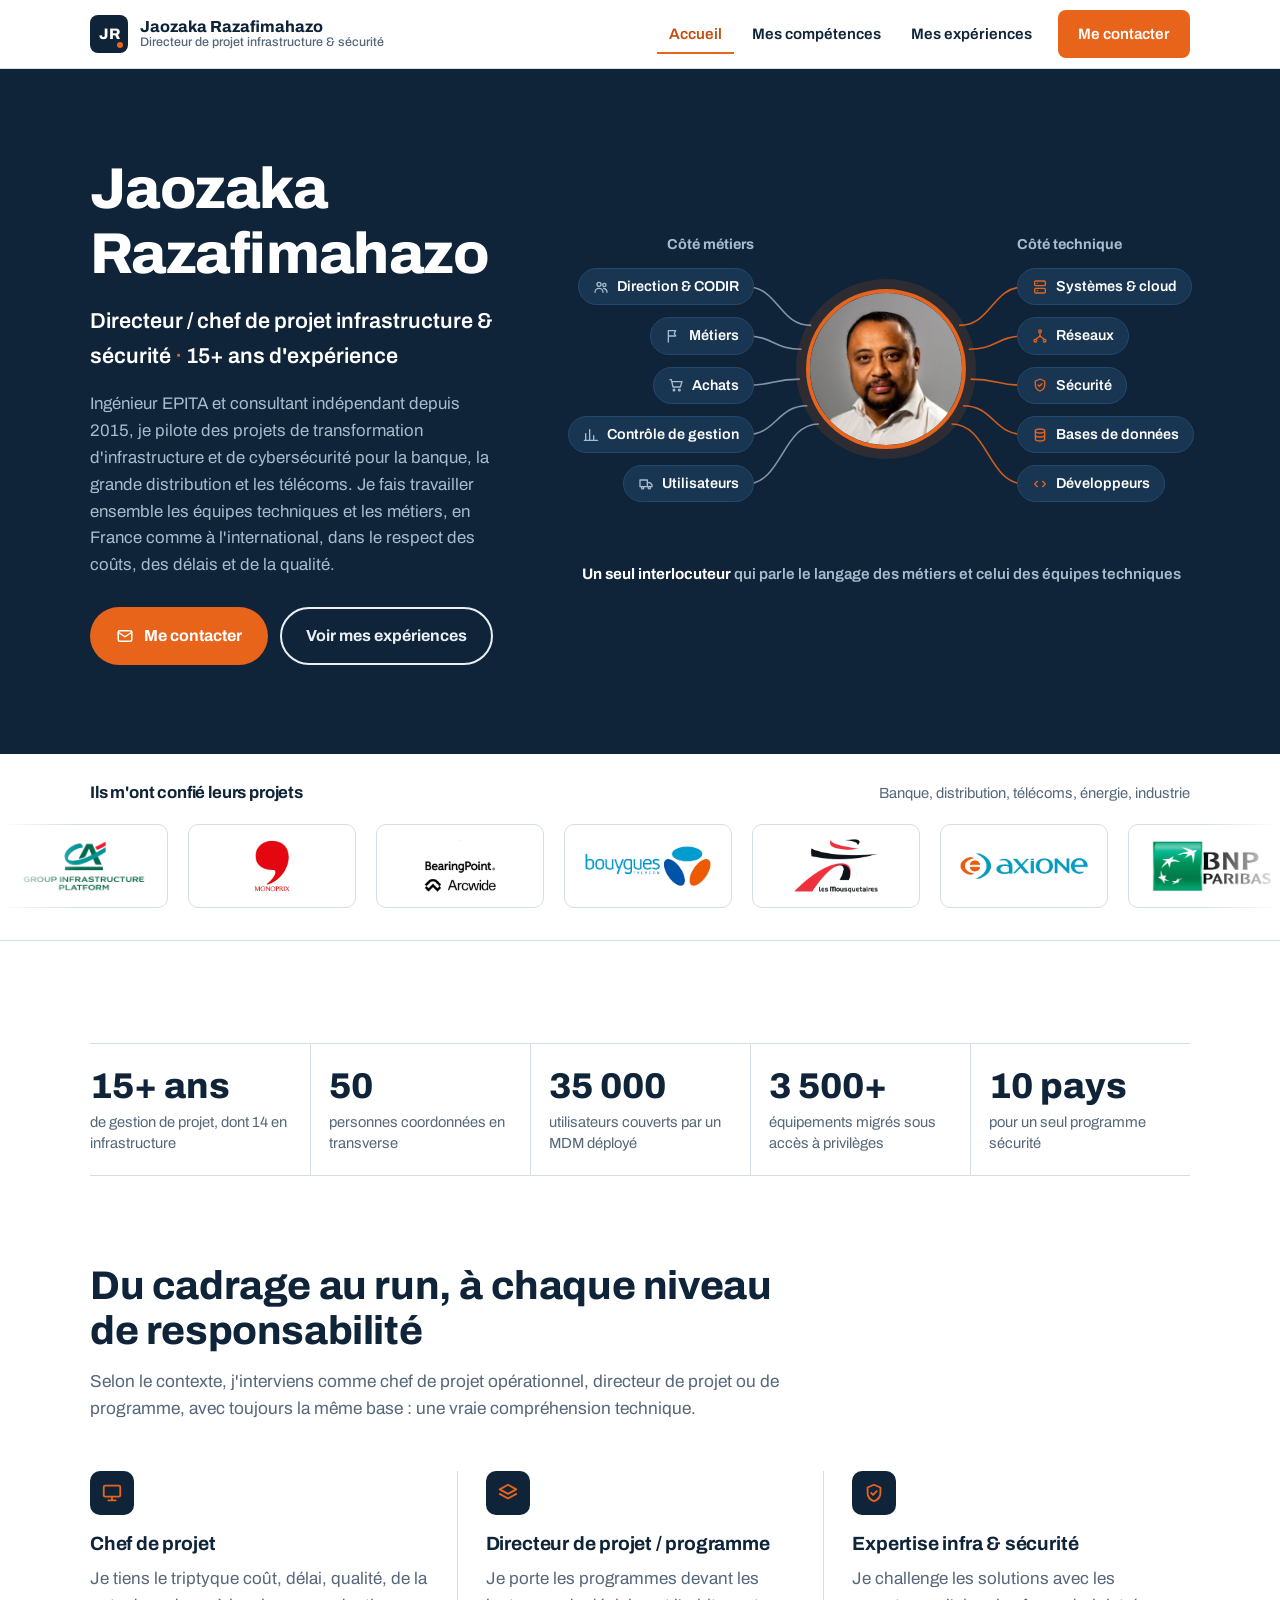
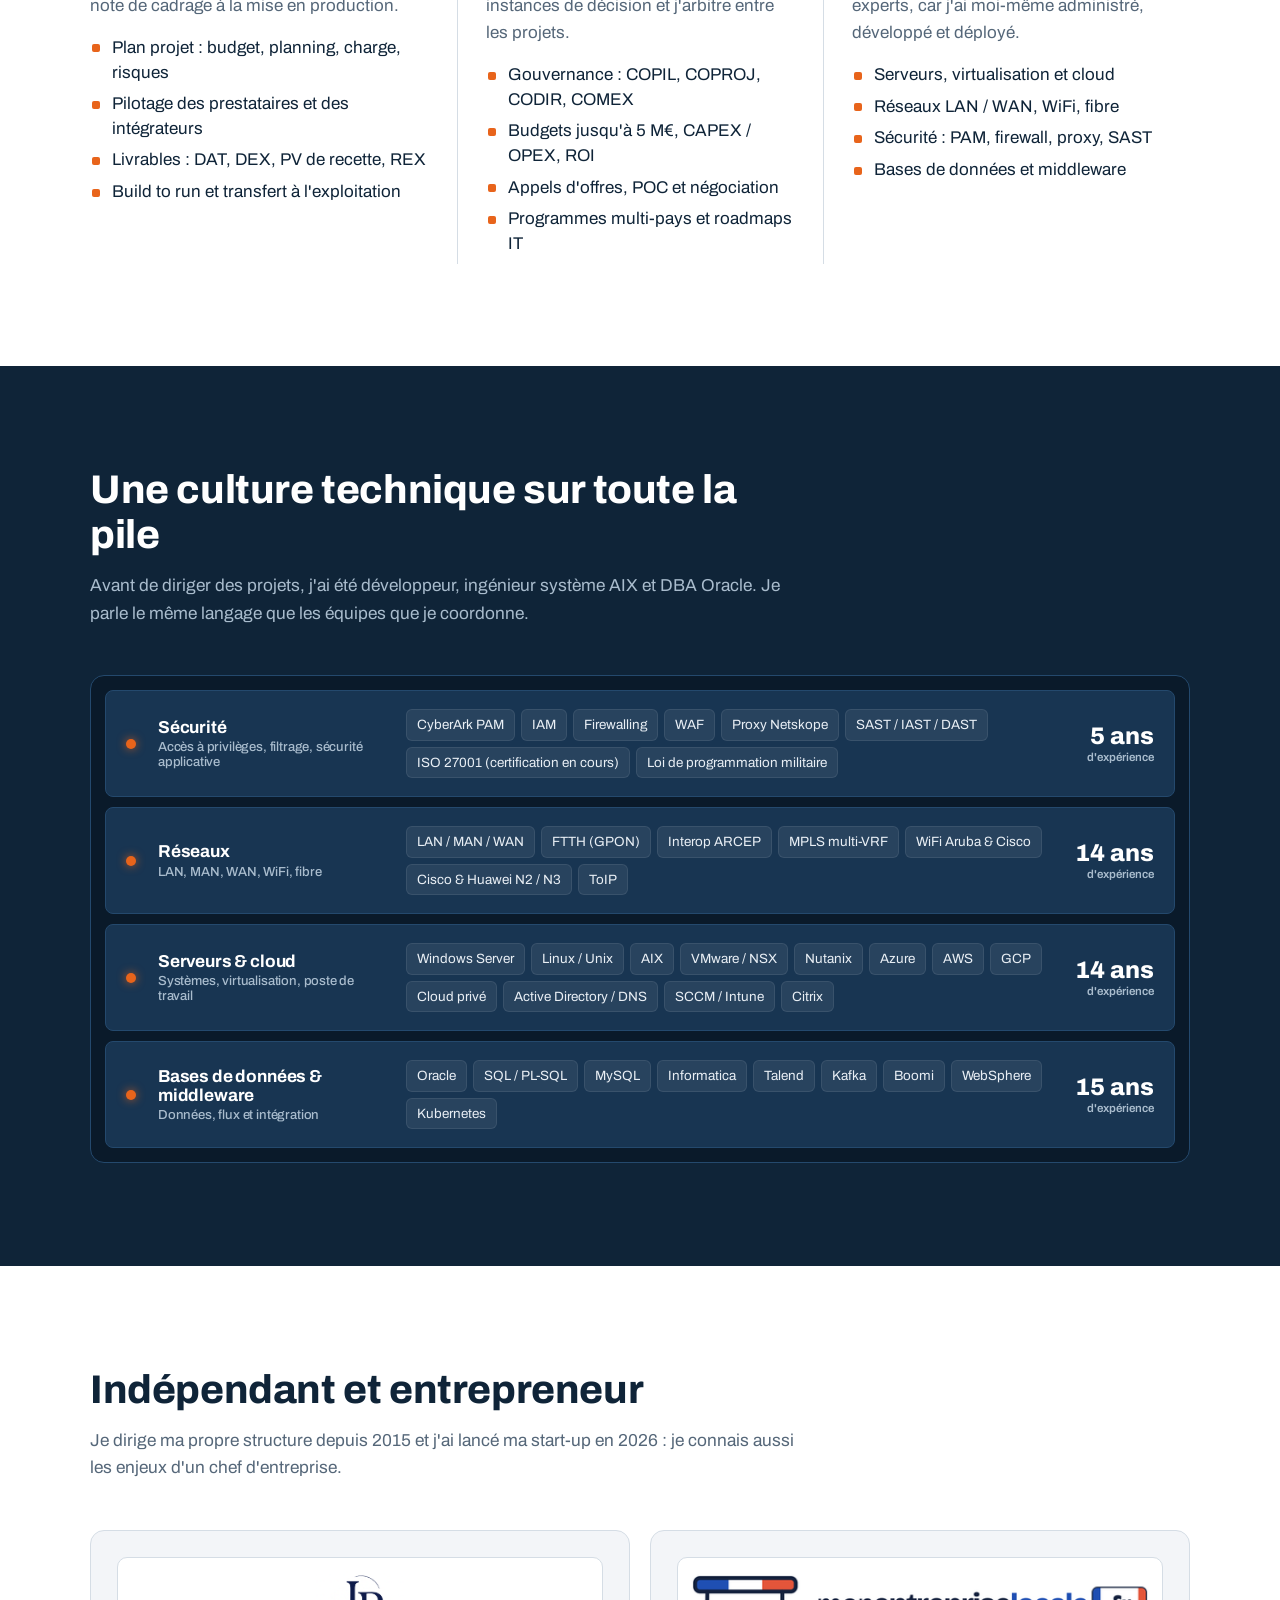
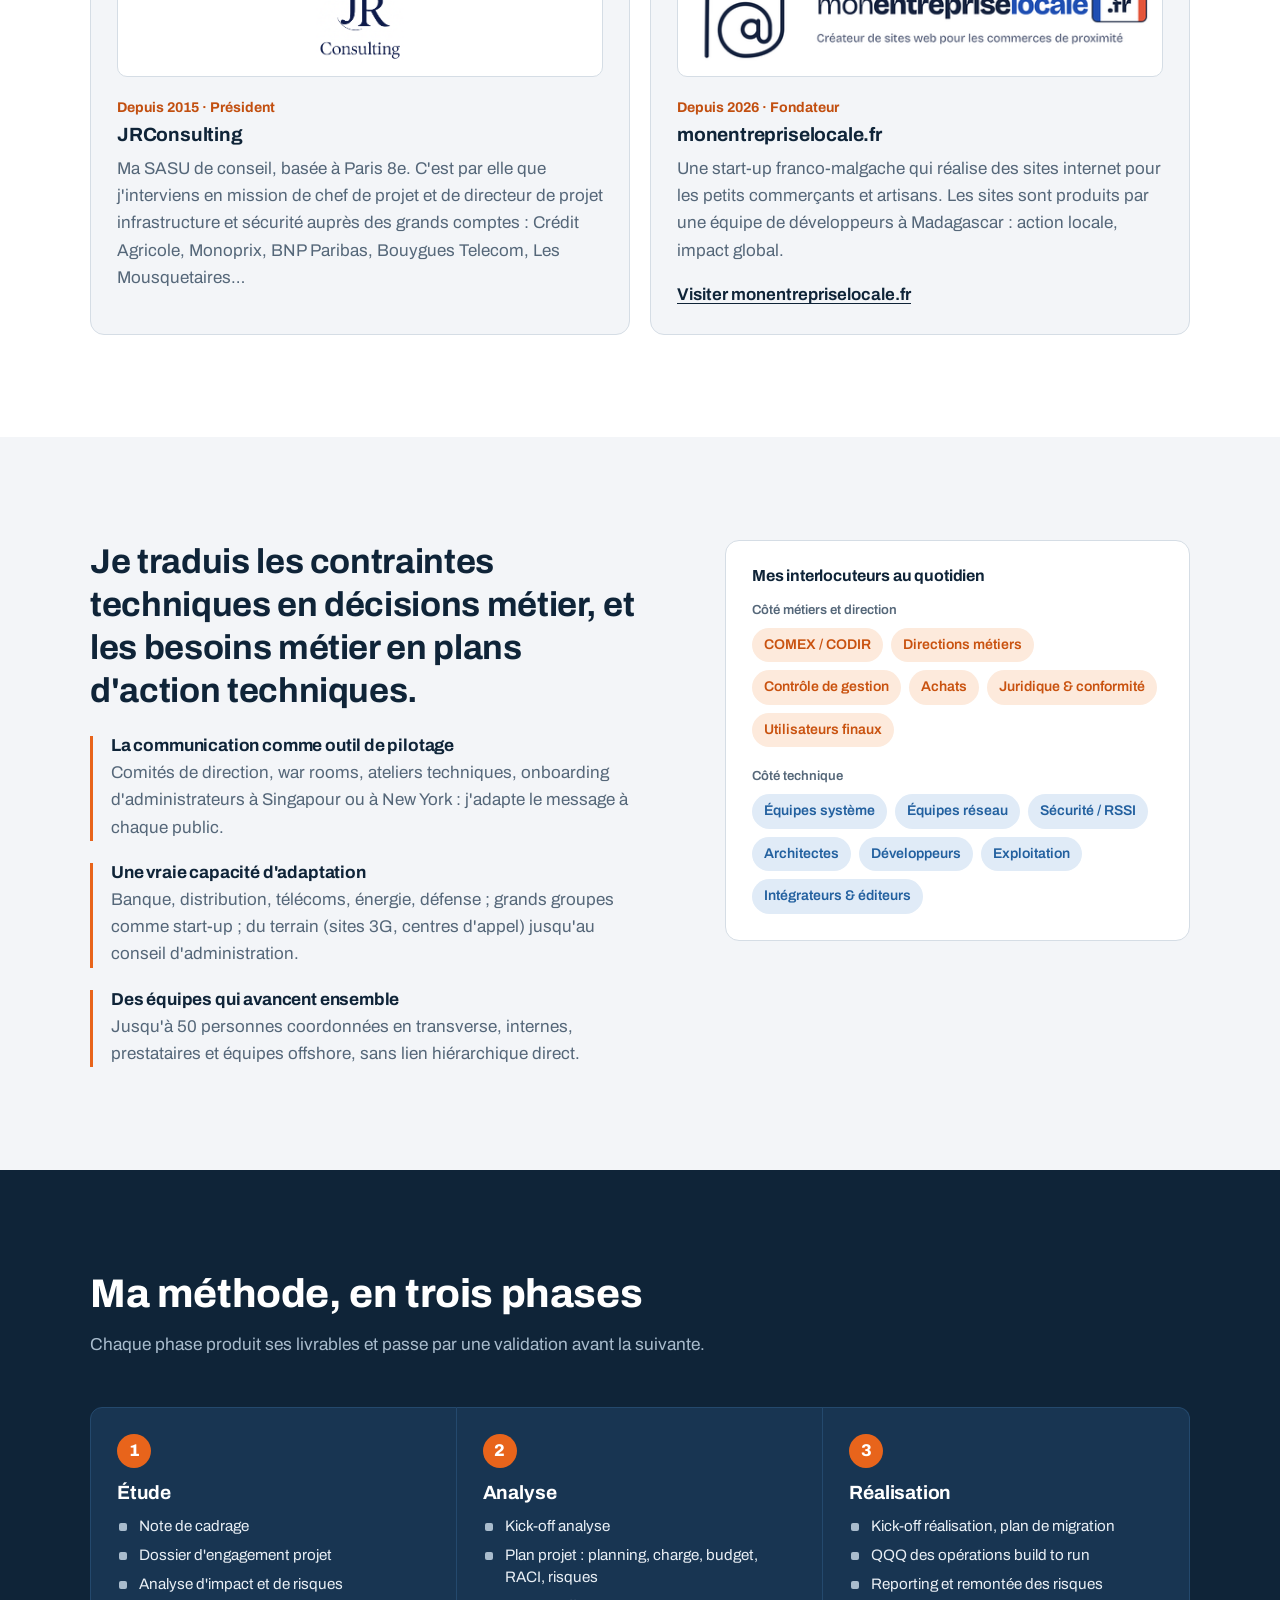
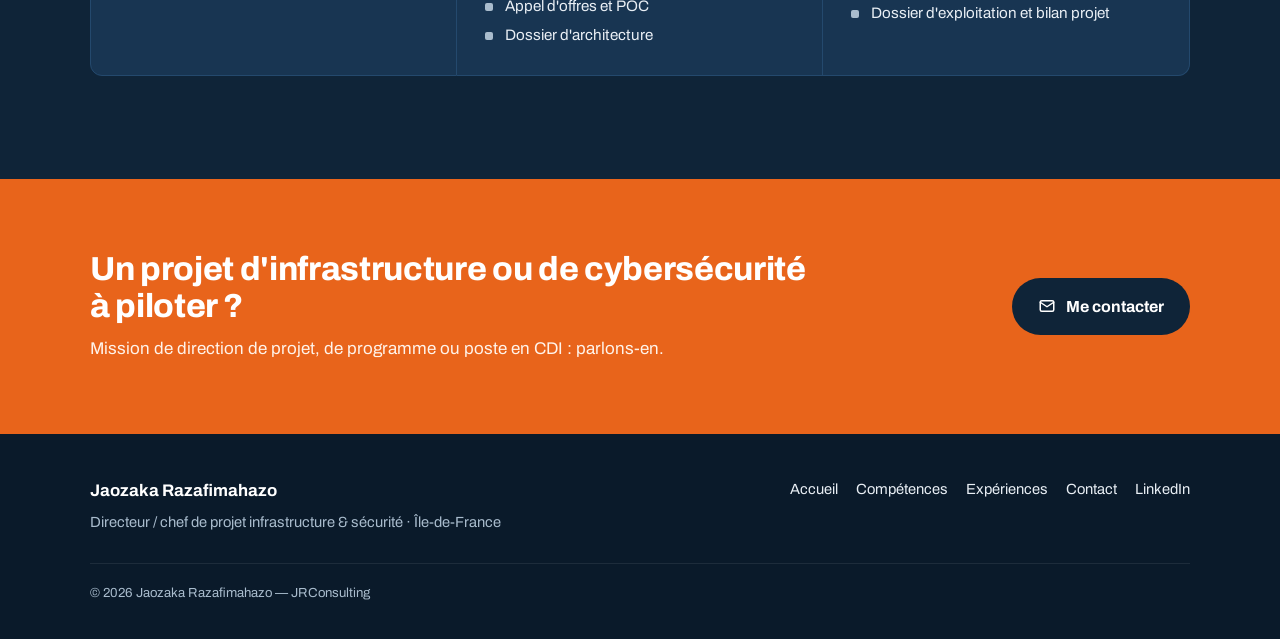
<file: index.html>
<!doctype html>
<html lang="fr">
<head>
<meta charset="utf-8">
<meta name="viewport" content="width=device-width, initial-scale=1">
<title>Jaozaka Razafimahazo — Directeur de projet infrastructure &amp; sécurité</title>
<meta name="description" content="15+ ans de pilotage de projets d&#x27;infrastructure et de cybersécurité pour la banque, la distribution et les télécoms. Chef de projet, directeur de projet, expertise serveurs, réseaux, sécurité et bases de données.">
<link rel="canonical" href="https://jaozaka.com/">
<meta property="og:type" content="profile">
<meta property="og:title" content="Jaozaka Razafimahazo — Directeur de projet infrastructure &amp; sécurité">
<meta property="og:description" content="15+ ans de pilotage de projets d&#x27;infrastructure et de cybersécurité pour la banque, la distribution et les télécoms. Chef de projet, directeur de projet, expertise serveurs, réseaux, sécurité et bases de données.">
<meta property="og:url" content="https://jaozaka.com/">
<meta property="og:image" content="https://jaozaka.com/assets/img/jaozaka.jpg">
<meta name="theme-color" content="#0f2438">
<link rel="icon" href="assets/img/favicon.svg" type="image/svg+xml">
<link rel="preload" href="assets/fonts/archivo-latin-wdth-normal.woff2" as="font" type="font/woff2" crossorigin>
<link rel="stylesheet" href="assets/css/style.css">
<script>document.documentElement.classList.add('js')</script>
</head>
<body>
<a class="skip" href="#contenu">Aller au contenu</a>
<header class="site-header">
  <div class="wrap">
    <a class="brand" href="index.html" aria-label="Accueil – Jaozaka Razafimahazo">
      <span class="brand-mark" aria-hidden="true">JR</span>
      <span class="brand-name">Jaozaka Razafimahazo<small>Directeur de projet infrastructure &amp; sécurité</small></span>
    </a>
    <button class="nav-toggle" aria-expanded="false" aria-controls="nav" aria-label="Ouvrir le menu"><svg viewBox="0 0 24 24" fill="none" stroke="currentColor" stroke-width="2" stroke-linecap="round" stroke-linejoin="round" aria-hidden="true"><path d="M4 7h16M4 12h16M4 17h16"/></svg></button>
    <nav class="nav" id="nav" aria-label="Navigation principale">
      <a href="index.html" aria-current="page">Accueil</a><a href="competences.html">Mes compétences</a><a href="experiences.html">Mes expériences</a>
      <a class="btn btn-primary" href="contact.html">Me contacter</a>
    </nav>
  </div>
</header>
<main id="contenu">

<section class="hero">
  <div class="wrap hero-grid">
    <div>
      <h1>Jaozaka Razafimahazo</h1>
      <p class="hero-role">Directeur / chef de projet infrastructure &amp; sécurité <span>·</span> 15+ ans d'expérience</p>
      <p class="hero-pitch">Ingénieur EPITA et consultant indépendant depuis 2015, je pilote des projets de transformation d'infrastructure et de cybersécurité pour la banque, la grande distribution et les télécoms. Je fais travailler ensemble les équipes techniques et les métiers, en France comme à l'international, dans le respect des coûts, des délais et de la qualité.</p>
      <div class="hero-actions">
        <a class="btn btn-primary" href="contact.html"><svg viewBox="0 0 24 24" fill="none" stroke="currentColor" stroke-width="2" stroke-linecap="round" stroke-linejoin="round" aria-hidden="true"><rect x="3" y="5" width="18" height="14" rx="2"/><path d="m3 7 9 6 9-6"/></svg>Me contacter</a>
        <a class="btn btn-ghost" href="experiences.html">Voir mes expériences</a>
      </div>
    </div>
    <div class="bridge" data-bridge><svg class="bridge-lines" aria-hidden="true"></svg><div class="bridge-col biz"><h2>Côté métiers</h2><span class="pill" style="--i:0;--dx:-12px" data-node="b"><svg viewBox="0 0 24 24" fill="none" stroke="currentColor" stroke-width="2" stroke-linecap="round" stroke-linejoin="round" aria-hidden="true"><circle cx="9" cy="8" r="3"/><path d="M3 20c0-3.3 2.7-6 6-6s6 2.7 6 6"/><circle cx="17" cy="9" r="2.5"/><path d="M16 14.2c2.8.4 5 2.8 5 5.8"/></svg>Direction &amp; CODIR</span><span class="pill" style="--i:1;--dx:-12px" data-node="b"><svg viewBox="0 0 24 24" fill="none" stroke="currentColor" stroke-width="2" stroke-linecap="round" stroke-linejoin="round" aria-hidden="true"><path d="M5 21V4M5 4h11l-2 4 2 4H5"/></svg>Métiers</span><span class="pill" style="--i:2;--dx:-12px" data-node="b"><svg viewBox="0 0 24 24" fill="none" stroke="currentColor" stroke-width="2" stroke-linecap="round" stroke-linejoin="round" aria-hidden="true"><path d="M3 4h2l2.5 11h11L21 7H6.5"/><circle cx="9" cy="19.5" r="1.3"/><circle cx="17" cy="19.5" r="1.3"/></svg>Achats</span><span class="pill" style="--i:3;--dx:-12px" data-node="b"><svg viewBox="0 0 24 24" fill="none" stroke="currentColor" stroke-width="2" stroke-linecap="round" stroke-linejoin="round" aria-hidden="true"><path d="M4 20V10M10 20V4M16 20v-7M22 20H2"/></svg>Contrôle de gestion</span><span class="pill" style="--i:4;--dx:-12px" data-node="b"><svg viewBox="0 0 24 24" fill="none" stroke="currentColor" stroke-width="2" stroke-linecap="round" stroke-linejoin="round" aria-hidden="true"><path d="M3 6h11v10H3zM14 10h4l3 3v3h-7"/><circle cx="7" cy="17.5" r="1.8"/><circle cx="17" cy="17.5" r="1.8"/></svg>Utilisateurs</span></div><div class="bridge-core" data-core><img src="assets/img/jaozaka.jpg" alt="Portrait de Jaozaka Razafimahazo" width="160" height="160"></div><div class="bridge-col tech"><h2>Côté technique</h2><span class="pill" style="--i:0;--dx:12px" data-node="t"><svg viewBox="0 0 24 24" fill="none" stroke="currentColor" stroke-width="2" stroke-linecap="round" stroke-linejoin="round" aria-hidden="true"><rect x="4" y="3" width="16" height="7" rx="1.5"/><rect x="4" y="14" width="16" height="7" rx="1.5"/><path d="M8 6.5h.01M8 17.5h.01"/></svg>Systèmes &amp; cloud</span><span class="pill" style="--i:1;--dx:12px" data-node="t"><svg viewBox="0 0 24 24" fill="none" stroke="currentColor" stroke-width="2" stroke-linecap="round" stroke-linejoin="round" aria-hidden="true"><circle cx="12" cy="5" r="2"/><circle cx="5" cy="19" r="2"/><circle cx="19" cy="19" r="2"/><path d="M12 7v5M12 12l-6 5M12 12l6 5"/></svg>Réseaux</span><span class="pill" style="--i:2;--dx:12px" data-node="t"><svg viewBox="0 0 24 24" fill="none" stroke="currentColor" stroke-width="2" stroke-linecap="round" stroke-linejoin="round" aria-hidden="true"><path d="M12 3 5 6v6c0 4.5 3 7.5 7 9 4-1.5 7-4.5 7-9V6z"/><path d="m9 12 2 2 4-4"/></svg>Sécurité</span><span class="pill" style="--i:3;--dx:12px" data-node="t"><svg viewBox="0 0 24 24" fill="none" stroke="currentColor" stroke-width="2" stroke-linecap="round" stroke-linejoin="round" aria-hidden="true"><ellipse cx="12" cy="6" rx="7" ry="3"/><path d="M5 6v12c0 1.7 3.1 3 7 3s7-1.3 7-3V6M5 12c0 1.7 3.1 3 7 3s7-1.3 7-3"/></svg>Bases de données</span><span class="pill" style="--i:4;--dx:12px" data-node="t"><svg viewBox="0 0 24 24" fill="none" stroke="currentColor" stroke-width="2" stroke-linecap="round" stroke-linejoin="round" aria-hidden="true"><path d="m8 8-4 4 4 4M16 8l4 4-4 4"/></svg>Développeurs</span></div><p class="bridge-caption"><strong>Un seul interlocuteur</strong> qui parle le langage des métiers et celui des équipes techniques</p></div>
  </div>
</section>

<section class="clients" aria-labelledby="clients-t">
  <div class="wrap">
    <div class="clients-head"><h2 id="clients-t">Ils m'ont confié leurs projets</h2><p>Banque, distribution, télécoms, énergie, industrie</p></div>
  </div>
  <div class="marquee"><div class="marquee-track"><div class="logo-tile"><img src="assets/img/clients/ca-gip.png" alt="Crédit Agricole CA-GIP" loading="lazy"></div><div class="logo-tile"><img src="assets/img/clients/monoprix.png" alt="Monoprix" loading="lazy"></div><div class="logo-tile"><img src="assets/img/clients/arcwide.png" alt="BearingPoint Arcwide" loading="lazy"></div><div class="logo-tile"><img src="assets/img/clients/bouygues-telecom.png" alt="Bouygues Telecom" loading="lazy"></div><div class="logo-tile"><img src="assets/img/clients/mousquetaires.png" alt="Les Mousquetaires" loading="lazy"></div><div class="logo-tile"><img src="assets/img/clients/axione.png" alt="Axione" loading="lazy"></div><div class="logo-tile"><img src="assets/img/clients/bnp-paribas.png" alt="BNP Paribas" loading="lazy"></div><div class="logo-tile"><img src="assets/img/clients/sfr-business.png" alt="SFR Business" loading="lazy"></div><div class="logo-tile"><img src="assets/img/clients/systra.png" alt="SYSTRA" loading="lazy"></div><div class="logo-tile"><img src="assets/img/clients/eda.png" alt="Économat des Armées" loading="lazy"></div><div class="logo-tile"><img src="assets/img/clients/afd-tech.png" alt="AFD Tech" loading="lazy"></div><div class="logo-tile"><img src="assets/img/clients/edf.png" alt="EDF" loading="lazy"></div><div class="logo-tile"><img src="assets/img/clients/erdf.png" alt="ERDF" loading="lazy"></div><div class="logo-tile"><img src="assets/img/clients/capgemini.png" alt="Capgemini" loading="lazy"></div><div class="logo-tile"><img src="assets/img/clients/hsbc.png" alt="HSBC" loading="lazy"></div><div class="logo-tile" aria-hidden="true"><img src="assets/img/clients/ca-gip.png" alt="" loading="lazy"></div><div class="logo-tile" aria-hidden="true"><img src="assets/img/clients/monoprix.png" alt="" loading="lazy"></div><div class="logo-tile" aria-hidden="true"><img src="assets/img/clients/arcwide.png" alt="" loading="lazy"></div><div class="logo-tile" aria-hidden="true"><img src="assets/img/clients/bouygues-telecom.png" alt="" loading="lazy"></div><div class="logo-tile" aria-hidden="true"><img src="assets/img/clients/mousquetaires.png" alt="" loading="lazy"></div><div class="logo-tile" aria-hidden="true"><img src="assets/img/clients/axione.png" alt="" loading="lazy"></div><div class="logo-tile" aria-hidden="true"><img src="assets/img/clients/bnp-paribas.png" alt="" loading="lazy"></div><div class="logo-tile" aria-hidden="true"><img src="assets/img/clients/sfr-business.png" alt="" loading="lazy"></div><div class="logo-tile" aria-hidden="true"><img src="assets/img/clients/systra.png" alt="" loading="lazy"></div><div class="logo-tile" aria-hidden="true"><img src="assets/img/clients/eda.png" alt="" loading="lazy"></div><div class="logo-tile" aria-hidden="true"><img src="assets/img/clients/afd-tech.png" alt="" loading="lazy"></div><div class="logo-tile" aria-hidden="true"><img src="assets/img/clients/edf.png" alt="" loading="lazy"></div><div class="logo-tile" aria-hidden="true"><img src="assets/img/clients/erdf.png" alt="" loading="lazy"></div><div class="logo-tile" aria-hidden="true"><img src="assets/img/clients/capgemini.png" alt="" loading="lazy"></div><div class="logo-tile" aria-hidden="true"><img src="assets/img/clients/hsbc.png" alt="" loading="lazy"></div></div></div>
</section>

<section class="section section-white" aria-labelledby="roles-t">
  <div class="wrap">
    <div class="figures" style="margin-bottom:clamp(48px,7vw,88px)">
      <div class="figure"><b>15+ ans</b><span>de gestion de projet, dont 14 en infrastructure</span></div>
      <div class="figure"><b>50</b><span>personnes coordonnées en transverse</span></div>
      <div class="figure"><b>35 000</b><span>utilisateurs couverts par un MDM déployé</span></div>
      <div class="figure"><b>3 500+</b><span>équipements migrés sous accès à privilèges</span></div>
      <div class="figure"><b>10 pays</b><span>pour un seul programme sécurité</span></div>
    </div>
    <div class="section-head">
      <h2 id="roles-t">Du cadrage au run, à chaque niveau de responsabilité</h2>
      <p>Selon le contexte, j'interviens comme chef de projet opérationnel, directeur de projet ou de programme, avec toujours la même base : une vraie compréhension technique.</p>
    </div>
    <div class="roles">
      <div class="role">
        <div class="role-icon"><svg viewBox="0 0 24 24" fill="none" stroke="currentColor" stroke-width="2" stroke-linecap="round" stroke-linejoin="round" aria-hidden="true"><rect x="3" y="4" width="18" height="12" rx="1.5"/><path d="M8 20h8M12 16v4"/></svg></div>
        <h3>Chef de projet</h3>
        <p>Je tiens le triptyque coût, délai, qualité, de la note de cadrage à la mise en production.</p>
        <ul class="ticks"><li>Plan projet : budget, planning, charge, risques</li><li>Pilotage des prestataires et des intégrateurs</li><li>Livrables : DAT, DEX, PV de recette, REX</li><li>Build to run et transfert à l'exploitation</li></ul>
      </div>
      <div class="role">
        <div class="role-icon"><svg viewBox="0 0 24 24" fill="none" stroke="currentColor" stroke-width="2" stroke-linecap="round" stroke-linejoin="round" aria-hidden="true"><path d="m12 3 9 5-9 5-9-5z"/><path d="m3 13 9 5 9-5"/></svg></div>
        <h3>Directeur de projet / programme</h3>
        <p>Je porte les programmes devant les instances de décision et j'arbitre entre les projets.</p>
        <ul class="ticks"><li>Gouvernance : COPIL, COPROJ, CODIR, COMEX</li><li>Budgets jusqu'à 5 M€, CAPEX / OPEX, ROI</li><li>Appels d'offres, POC et négociation</li><li>Programmes multi-pays et roadmaps IT</li></ul>
      </div>
      <div class="role">
        <div class="role-icon"><svg viewBox="0 0 24 24" fill="none" stroke="currentColor" stroke-width="2" stroke-linecap="round" stroke-linejoin="round" aria-hidden="true"><path d="M12 3 5 6v6c0 4.5 3 7.5 7 9 4-1.5 7-4.5 7-9V6z"/><path d="m9 12 2 2 4-4"/></svg></div>
        <h3>Expertise infra &amp; sécurité</h3>
        <p>Je challenge les solutions avec les experts, car j'ai moi-même administré, développé et déployé.</p>
        <ul class="ticks"><li>Serveurs, virtualisation et cloud</li><li>Réseaux LAN / WAN, WiFi, fibre</li><li>Sécurité : PAM, firewall, proxy, SAST</li><li>Bases de données et middleware</li></ul>
      </div>
    </div>
  </div>
</section>

<section class="section section-ink" aria-labelledby="stack-t">
  <div class="wrap">
    <div class="section-head">
      <h2 id="stack-t">Une culture technique sur toute la pile</h2>
      <p>Avant de diriger des projets, j'ai été développeur, ingénieur système AIX et DBA Oracle. Je parle le même langage que les équipes que je coordonne.</p>
    </div>
    <div class="rack" role="list"><div class="rack-unit" role="listitem"><span class="led" aria-hidden="true"></span><h3>Sécurité<small>Accès à privilèges, filtrage, sécurité applicative</small></h3><ul class="chips"><li>CyberArk PAM</li><li>IAM</li><li>Firewalling</li><li>WAF</li><li>Proxy Netskope</li><li>SAST / IAST / DAST</li><li>ISO 27001 (certification en cours)</li><li>Loi de programmation militaire</li></ul><div class="rack-years">5 ans<small>d'expérience</small></div></div><div class="rack-unit" role="listitem"><span class="led" aria-hidden="true"></span><h3>Réseaux<small>LAN, MAN, WAN, WiFi, fibre</small></h3><ul class="chips"><li>LAN / MAN / WAN</li><li>FTTH (GPON)</li><li>Interop ARCEP</li><li>MPLS multi-VRF</li><li>WiFi Aruba &amp; Cisco</li><li>Cisco &amp; Huawei N2 / N3</li><li>ToIP</li></ul><div class="rack-years">14 ans<small>d'expérience</small></div></div><div class="rack-unit" role="listitem"><span class="led" aria-hidden="true"></span><h3>Serveurs &amp; cloud<small>Systèmes, virtualisation, poste de travail</small></h3><ul class="chips"><li>Windows Server</li><li>Linux / Unix</li><li>AIX</li><li>VMware / NSX</li><li>Nutanix</li><li>Azure</li><li>AWS</li><li>GCP</li><li>Cloud privé</li><li>Active Directory / DNS</li><li>SCCM / Intune</li><li>Citrix</li></ul><div class="rack-years">14 ans<small>d'expérience</small></div></div><div class="rack-unit" role="listitem"><span class="led" aria-hidden="true"></span><h3>Bases de données &amp; middleware<small>Données, flux et intégration</small></h3><ul class="chips"><li>Oracle</li><li>SQL / PL-SQL</li><li>MySQL</li><li>Informatica</li><li>Talend</li><li>Kafka</li><li>Boomi</li><li>WebSphere</li><li>Kubernetes</li></ul><div class="rack-years">15 ans<small>d'expérience</small></div></div></div>
  </div>
</section>


<section class="section section-white" aria-labelledby="ent-t">
  <div class="wrap">
    <div class="section-head">
      <h2 id="ent-t">Indépendant et entrepreneur</h2>
      <p>Je dirige ma propre structure depuis 2015 et j'ai lancé ma start-up en 2026 : je connais aussi les enjeux d'un chef d'entreprise.</p>
    </div>
    <div class="ventures">
      <article class="venture">
        <div class="venture-logo"><img src="assets/img/clients/jrconsulting.png" alt="JRConsulting" loading="lazy"></div>
        <div>
          <p class="venture-when">Depuis 2015 · Président</p>
          <h3>JRConsulting</h3>
          <p>Ma SASU de conseil, basée à Paris 8e. C'est par elle que j'interviens en mission de chef de projet et de directeur de projet infrastructure et sécurité auprès des grands comptes : Crédit Agricole, Monoprix, BNP Paribas, Bouygues Telecom, Les Mousquetaires…</p>
        </div>
      </article>
      <article class="venture">
        <div class="venture-logo"><img src="assets/img/clients/monentrepriselocale.png" alt="monentrepriselocale.fr" loading="lazy"></div>
        <div>
          <p class="venture-when">Depuis 2026 · Fondateur</p>
          <h3>monentrepriselocale.fr</h3>
          <p>Une start-up franco-malgache qui réalise des sites internet pour les petits commerçants et artisans. Les sites sont produits par une équipe de développeurs à Madagascar : action locale, impact global.</p>
          <a class="venture-link" href="https://monentrepriselocale.fr" target="_blank" rel="noopener">Visiter monentrepriselocale.fr</a>
        </div>
      </article>
    </div>
  </div>
</section>
<section class="section" aria-labelledby="talk-t">
  <div class="wrap talk">
    <div>
      <h2 id="talk-t" class="talk-statement">Je traduis les contraintes techniques en décisions métier, et les besoins métier en plans d'action techniques.</h2>
      <div class="talk-points">
        <div><h3>La communication comme outil de pilotage</h3><p>Comités de direction, war rooms, ateliers techniques, onboarding d'administrateurs à Singapour ou à New York : j'adapte le message à chaque public.</p></div>
        <div><h3>Une vraie capacité d'adaptation</h3><p>Banque, distribution, télécoms, énergie, défense ; grands groupes comme start-up ; du terrain (sites 3G, centres d'appel) jusqu'au conseil d'administration.</p></div>
        <div><h3>Des équipes qui avancent ensemble</h3><p>Jusqu'à 50 personnes coordonnées en transverse, internes, prestataires et équipes offshore, sans lien hiérarchique direct.</p></div>
      </div>
    </div>
    <aside class="audience" aria-label="Mes interlocuteurs">
      <h3>Mes interlocuteurs au quotidien</h3>
      <small>Côté métiers et direction</small>
      <div class="audience-row biz"><span>COMEX / CODIR</span><span>Directions métiers</span><span>Contrôle de gestion</span><span>Achats</span><span>Juridique &amp; conformité</span><span>Utilisateurs finaux</span></div>
      <small>Côté technique</small>
      <div class="audience-row tech"><span>Équipes système</span><span>Équipes réseau</span><span>Sécurité / RSSI</span><span>Architectes</span><span>Développeurs</span><span>Exploitation</span><span>Intégrateurs &amp; éditeurs</span></div>
    </aside>
  </div>
</section>

<section class="section section-ink" aria-labelledby="method-t">
  <div class="wrap">
    <div class="section-head">
      <h2 id="method-t">Ma méthode, en trois phases</h2>
      <p>Chaque phase produit ses livrables et passe par une validation avant la suivante.</p>
    </div>
    <ol class="phases" style="list-style:none;padding:0;margin:0">
      <li class="phase"><span class="phase-num">1</span><h3>Étude</h3><ul class="ticks"><li>Note de cadrage</li><li>Dossier d'engagement projet</li><li>Analyse d'impact et de risques</li></ul></li>
      <li class="phase"><span class="phase-num">2</span><h3>Analyse</h3><ul class="ticks"><li>Kick-off analyse</li><li>Plan projet : planning, charge, budget, RACI, risques</li><li>Appel d'offres et POC</li><li>Dossier d'architecture</li></ul></li>
      <li class="phase"><span class="phase-num">3</span><h3>Réalisation</h3><ul class="ticks"><li>Kick-off réalisation, plan de migration</li><li>QQQ des opérations build to run</li><li>Reporting et remontée des risques</li><li>Dossier d'exploitation et bilan projet</li></ul></li>
    </ol>
  </div>
</section>
<section class="cta-band"><div class="wrap">
  <div><h2>Un projet d'infrastructure ou de cybersécurité à piloter ?</h2>
  <p>Mission de direction de projet, de programme ou poste en CDI : parlons-en.</p></div>
  <a class="btn" href="contact.html"><svg viewBox="0 0 24 24" fill="none" stroke="currentColor" stroke-width="2" stroke-linecap="round" stroke-linejoin="round" aria-hidden="true"><rect x="3" y="5" width="18" height="14" rx="2"/><path d="m3 7 9 6 9-6"/></svg>Me contacter</a>
</div></section>

</main>
<footer class="site-footer">
  <div class="wrap">
    <div class="footer-grid">
      <div>
        <strong>Jaozaka Razafimahazo</strong>
        <p>Directeur / chef de projet infrastructure &amp; sécurité · Île-de-France</p>
      </div>
      <nav aria-label="Pied de page">
        <a href="index.html">Accueil</a><a href="competences.html">Compétences</a><a href="experiences.html">Expériences</a><a href="contact.html">Contact</a>
        <a href="https://www.linkedin.com/in/jaozaka" target="_blank" rel="noopener">LinkedIn</a>
      </nav>
    </div>
    <div class="footer-bottom">© <span data-year>2026</span> Jaozaka Razafimahazo — JRConsulting</div>
  </div>
</footer>
<script src="assets/js/main.js" defer></script>
</body>
</html>
</file>
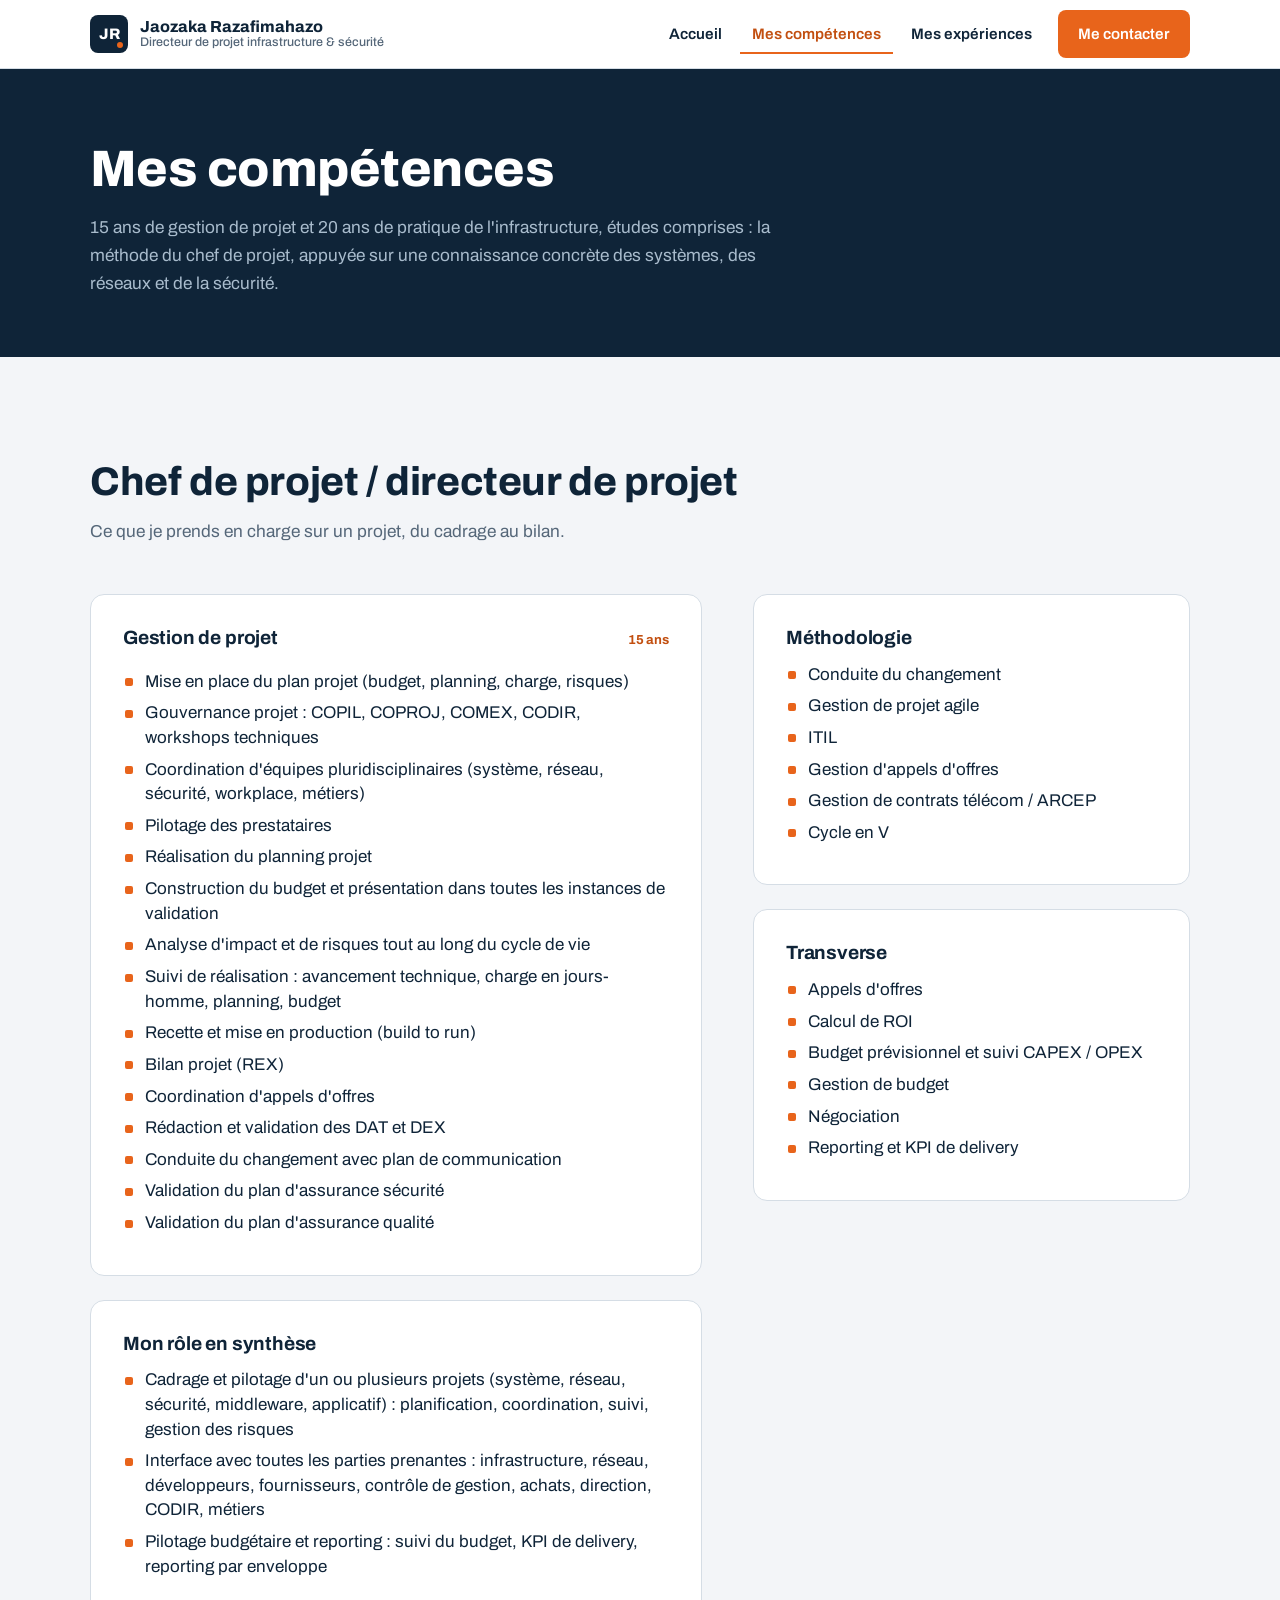
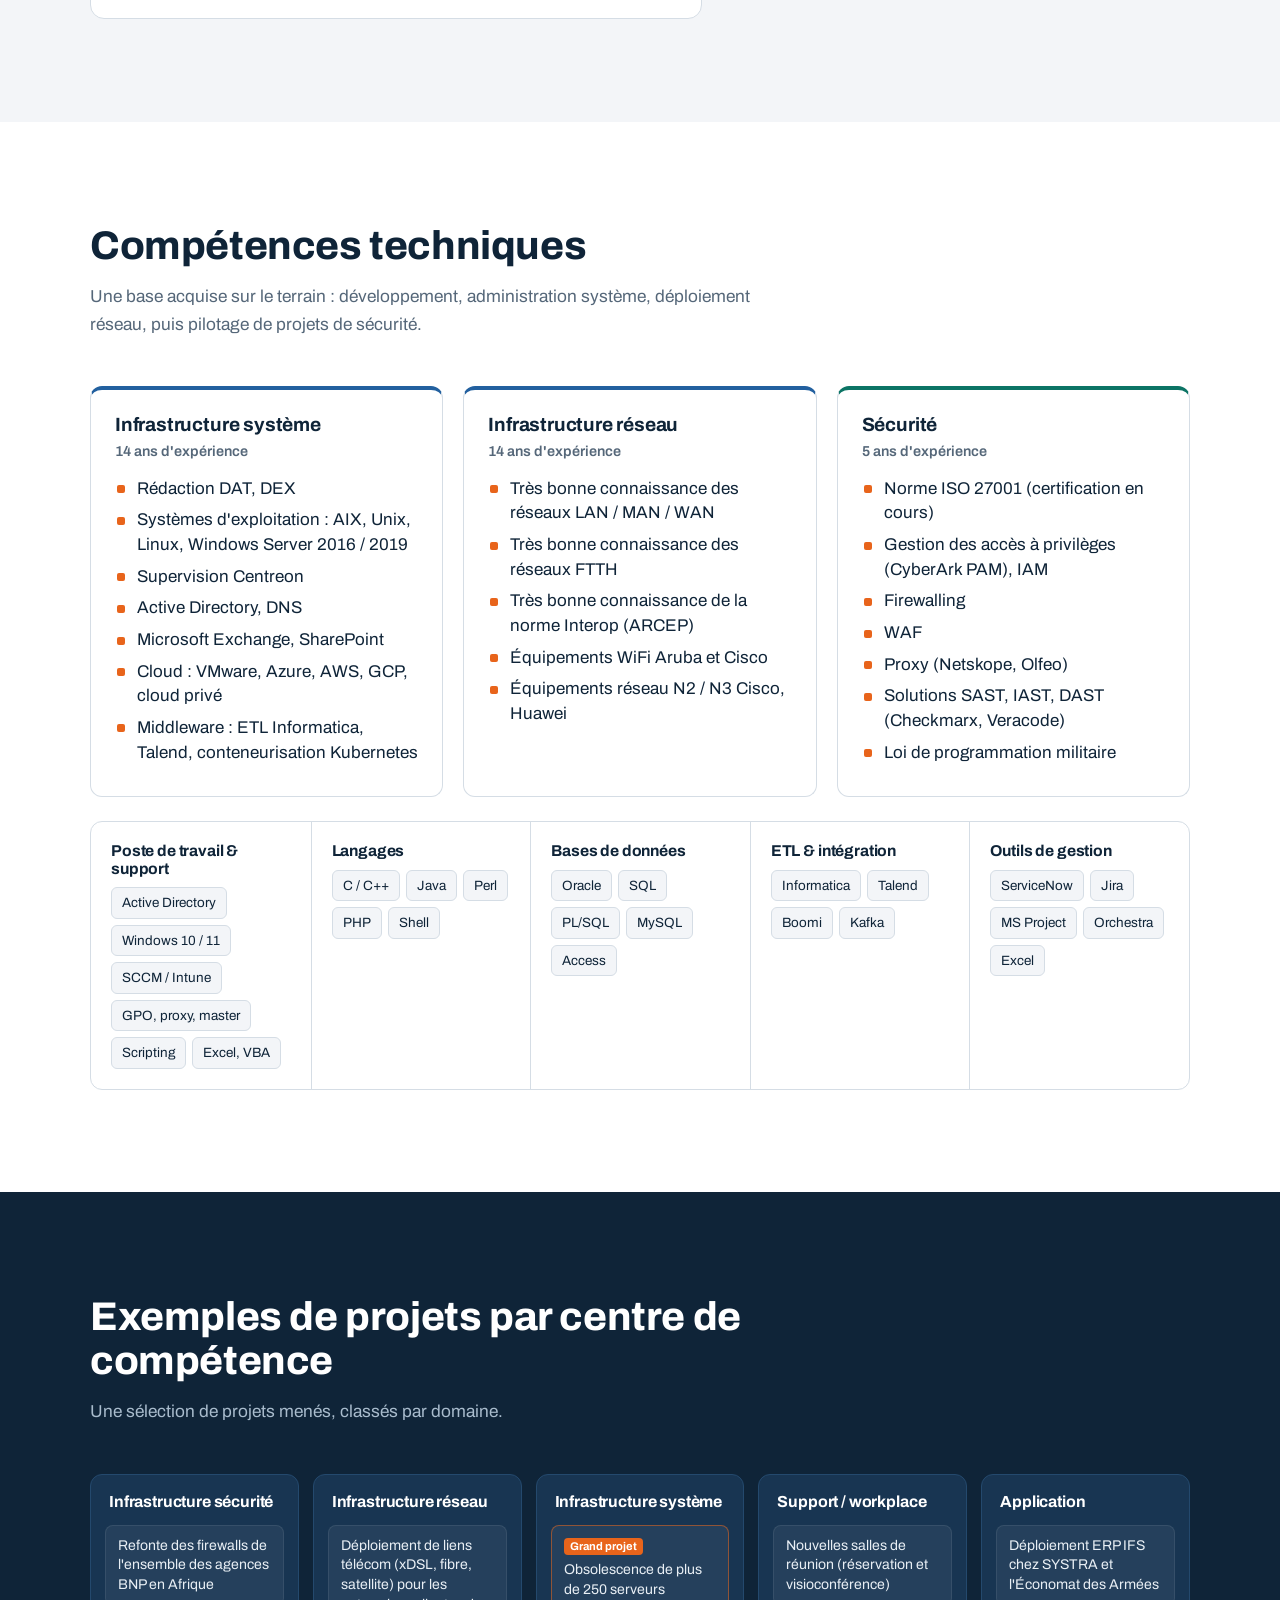
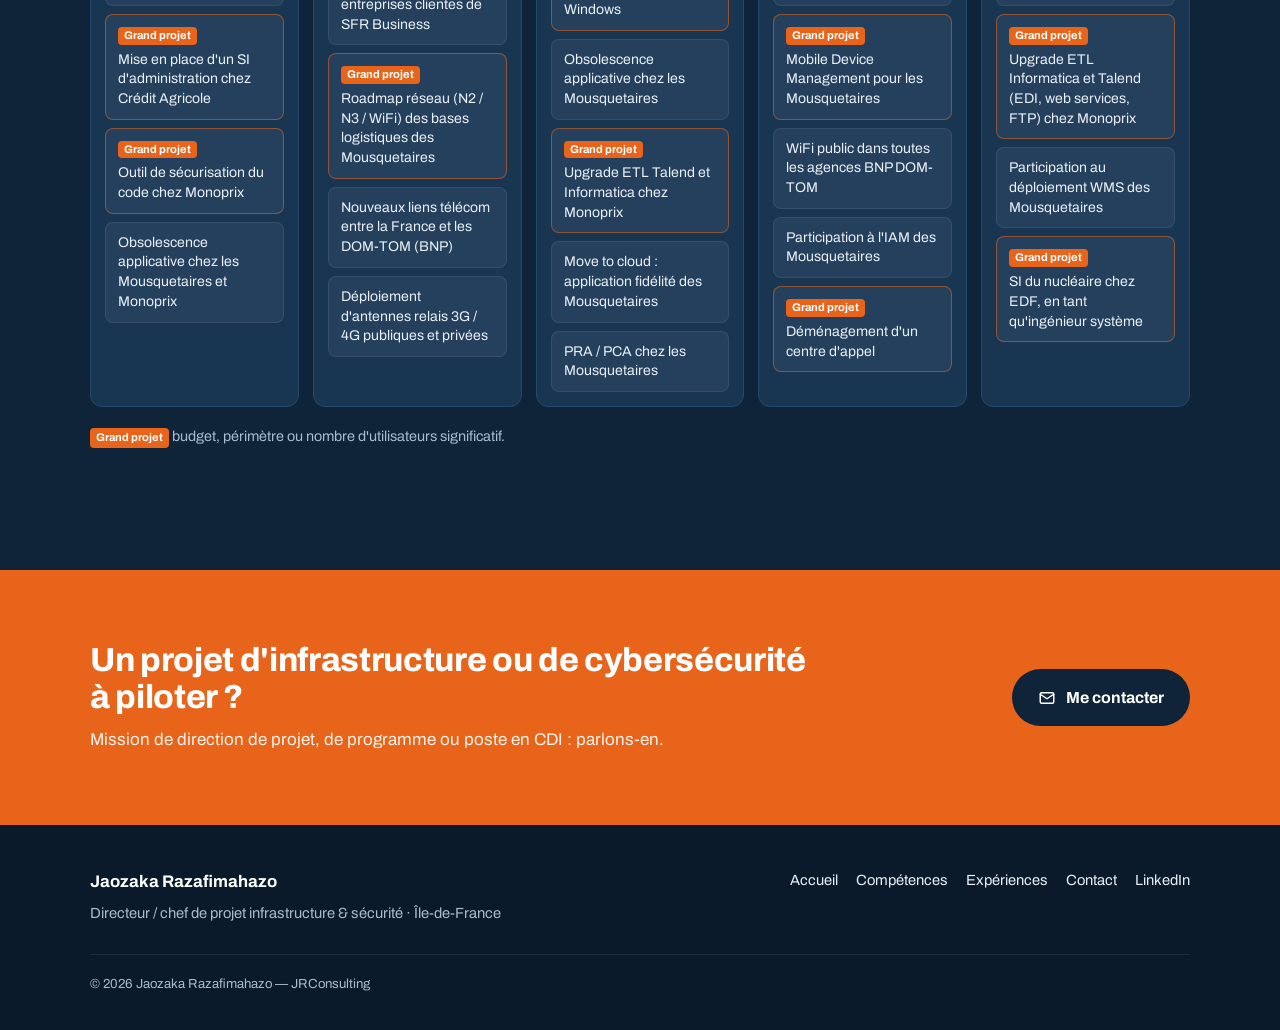
<file: competences.html>
<!doctype html>
<html lang="fr">
<head>
<meta charset="utf-8">
<meta name="viewport" content="width=device-width, initial-scale=1">
<title>Mes compétences — Jaozaka Razafimahazo</title>
<meta name="description" content="Compétences de chef de projet et de directeur de projet, compétences techniques en infrastructure système, réseau, sécurité et bases de données.">
<link rel="canonical" href="https://jaozaka.com/competences.html">
<meta property="og:type" content="profile">
<meta property="og:title" content="Mes compétences — Jaozaka Razafimahazo">
<meta property="og:description" content="Compétences de chef de projet et de directeur de projet, compétences techniques en infrastructure système, réseau, sécurité et bases de données.">
<meta property="og:url" content="https://jaozaka.com/competences.html">
<meta property="og:image" content="https://jaozaka.com/assets/img/jaozaka.jpg">
<meta name="theme-color" content="#0f2438">
<link rel="icon" href="assets/img/favicon.svg" type="image/svg+xml">
<link rel="preload" href="assets/fonts/archivo-latin-wdth-normal.woff2" as="font" type="font/woff2" crossorigin>
<link rel="stylesheet" href="assets/css/style.css">
<script>document.documentElement.classList.add('js')</script>
</head>
<body>
<a class="skip" href="#contenu">Aller au contenu</a>
<header class="site-header">
  <div class="wrap">
    <a class="brand" href="index.html" aria-label="Accueil – Jaozaka Razafimahazo">
      <span class="brand-mark" aria-hidden="true">JR</span>
      <span class="brand-name">Jaozaka Razafimahazo<small>Directeur de projet infrastructure &amp; sécurité</small></span>
    </a>
    <button class="nav-toggle" aria-expanded="false" aria-controls="nav" aria-label="Ouvrir le menu"><svg viewBox="0 0 24 24" fill="none" stroke="currentColor" stroke-width="2" stroke-linecap="round" stroke-linejoin="round" aria-hidden="true"><path d="M4 7h16M4 12h16M4 17h16"/></svg></button>
    <nav class="nav" id="nav" aria-label="Navigation principale">
      <a href="index.html">Accueil</a><a href="competences.html" aria-current="page">Mes compétences</a><a href="experiences.html">Mes expériences</a>
      <a class="btn btn-primary" href="contact.html">Me contacter</a>
    </nav>
  </div>
</header>
<main id="contenu">

<section class="page-head"><div class="wrap">
  <h1>Mes compétences</h1>
  <p>15 ans de gestion de projet et 20 ans de pratique de l'infrastructure, études comprises : la méthode du chef de projet, appuyée sur une connaissance concrète des systèmes, des réseaux et de la sécurité.</p>
</div></section>

<section class="section" aria-labelledby="cp-t"><div class="wrap">
  <div class="section-head"><h2 id="cp-t">Chef de projet / directeur de projet</h2><p>Ce que je prends en charge sur un projet, du cadrage au bilan.</p></div>
  <div class="skill-grid">
    <div>
      <div class="skill-block"><h3>Gestion de projet <small>15 ans</small></h3><ul class="ticks cols-2"><li>Mise en place du plan projet (budget, planning, charge, risques)</li><li>Gouvernance projet : COPIL, COPROJ, COMEX, CODIR, workshops techniques</li><li>Coordination d&#x27;équipes pluridisciplinaires (système, réseau, sécurité, workplace, métiers)</li><li>Pilotage des prestataires</li><li>Réalisation du planning projet</li><li>Construction du budget et présentation dans toutes les instances de validation</li><li>Analyse d&#x27;impact et de risques tout au long du cycle de vie</li><li>Suivi de réalisation : avancement technique, charge en jours-homme, planning, budget</li><li>Recette et mise en production (build to run)</li><li>Bilan projet (REX)</li><li>Coordination d&#x27;appels d&#x27;offres</li><li>Rédaction et validation des DAT et DEX</li><li>Conduite du changement avec plan de communication</li><li>Validation du plan d&#x27;assurance sécurité</li><li>Validation du plan d&#x27;assurance qualité</li></ul></div>
      <div class="skill-block"><h3>Mon rôle en synthèse</h3><ul class="ticks"><li>Cadrage et pilotage d&#x27;un ou plusieurs projets (système, réseau, sécurité, middleware, applicatif) : planification, coordination, suivi, gestion des risques</li><li>Interface avec toutes les parties prenantes : infrastructure, réseau, développeurs, fournisseurs, contrôle de gestion, achats, direction, CODIR, métiers</li><li>Pilotage budgétaire et reporting : suivi du budget, KPI de delivery, reporting par enveloppe</li></ul></div>
    </div>
    <div>
      <div class="skill-block"><h3>Méthodologie</h3><ul class="ticks"><li>Conduite du changement</li><li>Gestion de projet agile</li><li>ITIL</li><li>Gestion d&#x27;appels d&#x27;offres</li><li>Gestion de contrats télécom / ARCEP</li><li>Cycle en V</li></ul></div>
      <div class="skill-block"><h3>Transverse</h3><ul class="ticks"><li>Appels d&#x27;offres</li><li>Calcul de ROI</li><li>Budget prévisionnel et suivi CAPEX / OPEX</li><li>Gestion de budget</li><li>Négociation</li><li>Reporting et KPI de delivery</li></ul></div>
    </div>
  </div>
</div></section>

<section class="section section-white" aria-labelledby="tech-t"><div class="wrap">
  <div class="section-head"><h2 id="tech-t">Compétences techniques</h2><p>Une base acquise sur le terrain : développement, administration système, déploiement réseau, puis pilotage de projets de sécurité.</p></div>
  <div class="tech-grid">
    <div class="tech-card"><h3>Infrastructure système</h3><span class="yrs">14 ans d'expérience</span><ul class="ticks"><li>Rédaction DAT, DEX</li><li>Systèmes d&#x27;exploitation : AIX, Unix, Linux, Windows Server 2016 / 2019</li><li>Supervision Centreon</li><li>Active Directory, DNS</li><li>Microsoft Exchange, SharePoint</li><li>Cloud : VMware, Azure, AWS, GCP, cloud privé</li><li>Middleware : ETL Informatica, Talend, conteneurisation Kubernetes</li></ul></div>
    <div class="tech-card"><h3>Infrastructure réseau</h3><span class="yrs">14 ans d'expérience</span><ul class="ticks"><li>Très bonne connaissance des réseaux LAN / MAN / WAN</li><li>Très bonne connaissance des réseaux FTTH</li><li>Très bonne connaissance de la norme Interop (ARCEP)</li><li>Équipements WiFi Aruba et Cisco</li><li>Équipements réseau N2 / N3 Cisco, Huawei</li></ul></div>
    <div class="tech-card sec"><h3>Sécurité</h3><span class="yrs">5 ans d'expérience</span><ul class="ticks"><li>Norme ISO 27001 (certification en cours)</li><li>Gestion des accès à privilèges (CyberArk PAM), IAM</li><li>Firewalling</li><li>WAF</li><li>Proxy (Netskope, Olfeo)</li><li>Solutions SAST, IAST, DAST (Checkmarx, Veracode)</li><li>Loi de programmation militaire</li></ul></div>
  </div>
  <div class="other-grid"><div class="other"><h3>Poste de travail &amp; support</h3><ul class="chips"><li>Active Directory</li><li>Windows 10 / 11</li><li>SCCM / Intune</li><li>GPO, proxy, master</li><li>Scripting</li><li>Excel, VBA</li></ul></div><div class="other"><h3>Langages</h3><ul class="chips"><li>C / C++</li><li>Java</li><li>Perl</li><li>PHP</li><li>Shell</li></ul></div><div class="other"><h3>Bases de données</h3><ul class="chips"><li>Oracle</li><li>SQL</li><li>PL/SQL</li><li>MySQL</li><li>Access</li></ul></div><div class="other"><h3>ETL &amp; intégration</h3><ul class="chips"><li>Informatica</li><li>Talend</li><li>Boomi</li><li>Kafka</li></ul></div><div class="other"><h3>Outils de gestion</h3><ul class="chips"><li>ServiceNow</li><li>Jira</li><li>MS Project</li><li>Orchestra</li><li>Excel</li></ul></div></div>
</div></section>

<section class="section section-ink" aria-labelledby="ctr-t"><div class="wrap">
  <div class="section-head"><h2 id="ctr-t">Exemples de projets par centre de compétence</h2><p>Une sélection de projets menés, classés par domaine.</p></div>
  <div class="centers"><div class="center"><h3>Infrastructure sécurité</h3><ul><li>Refonte des firewalls de l&#x27;ensemble des agences BNP en Afrique</li><li class="big"><span class="big-flag">Grand projet</span><br>Mise en place d&#x27;un SI d&#x27;administration chez Crédit Agricole</li><li class="big"><span class="big-flag">Grand projet</span><br>Outil de sécurisation du code chez Monoprix</li><li>Obsolescence applicative chez les Mousquetaires et Monoprix</li></ul></div><div class="center"><h3>Infrastructure réseau</h3><ul><li>Déploiement de liens télécom (xDSL, fibre, satellite) pour les entreprises clientes de SFR Business</li><li class="big"><span class="big-flag">Grand projet</span><br>Roadmap réseau (N2 / N3 / WiFi) des bases logistiques des Mousquetaires</li><li>Nouveaux liens télécom entre la France et les DOM-TOM (BNP)</li><li>Déploiement d&#x27;antennes relais 3G / 4G publiques et privées</li></ul></div><div class="center"><h3>Infrastructure système</h3><ul><li class="big"><span class="big-flag">Grand projet</span><br>Obsolescence de plus de 250 serveurs Windows</li><li>Obsolescence applicative chez les Mousquetaires</li><li class="big"><span class="big-flag">Grand projet</span><br>Upgrade ETL Talend et Informatica chez Monoprix</li><li>Move to cloud : application fidélité des Mousquetaires</li><li>PRA / PCA chez les Mousquetaires</li></ul></div><div class="center"><h3>Support / workplace</h3><ul><li>Nouvelles salles de réunion (réservation et visioconférence)</li><li class="big"><span class="big-flag">Grand projet</span><br>Mobile Device Management pour les Mousquetaires</li><li>WiFi public dans toutes les agences BNP DOM-TOM</li><li>Participation à l&#x27;IAM des Mousquetaires</li><li class="big"><span class="big-flag">Grand projet</span><br>Déménagement d&#x27;un centre d&#x27;appel</li></ul></div><div class="center"><h3>Application</h3><ul><li>Déploiement ERP IFS chez SYSTRA et l&#x27;Économat des Armées</li><li class="big"><span class="big-flag">Grand projet</span><br>Upgrade ETL Informatica et Talend (EDI, web services, FTP) chez Monoprix</li><li>Participation au déploiement WMS des Mousquetaires</li><li class="big"><span class="big-flag">Grand projet</span><br>SI du nucléaire chez EDF, en tant qu&#x27;ingénieur système</li></ul></div></div>
  <p class="legend"><span class="big-flag">Grand projet</span> budget, périmètre ou nombre d'utilisateurs significatif.</p>
</div></section>
<section class="cta-band"><div class="wrap">
  <div><h2>Un projet d'infrastructure ou de cybersécurité à piloter ?</h2>
  <p>Mission de direction de projet, de programme ou poste en CDI : parlons-en.</p></div>
  <a class="btn" href="contact.html"><svg viewBox="0 0 24 24" fill="none" stroke="currentColor" stroke-width="2" stroke-linecap="round" stroke-linejoin="round" aria-hidden="true"><rect x="3" y="5" width="18" height="14" rx="2"/><path d="m3 7 9 6 9-6"/></svg>Me contacter</a>
</div></section>

</main>
<footer class="site-footer">
  <div class="wrap">
    <div class="footer-grid">
      <div>
        <strong>Jaozaka Razafimahazo</strong>
        <p>Directeur / chef de projet infrastructure &amp; sécurité · Île-de-France</p>
      </div>
      <nav aria-label="Pied de page">
        <a href="index.html">Accueil</a><a href="competences.html">Compétences</a><a href="experiences.html">Expériences</a><a href="contact.html">Contact</a>
        <a href="https://www.linkedin.com/in/jaozaka" target="_blank" rel="noopener">LinkedIn</a>
      </nav>
    </div>
    <div class="footer-bottom">© <span data-year>2026</span> Jaozaka Razafimahazo — JRConsulting</div>
  </div>
</footer>
<script src="assets/js/main.js" defer></script>
</body>
</html>
</file>
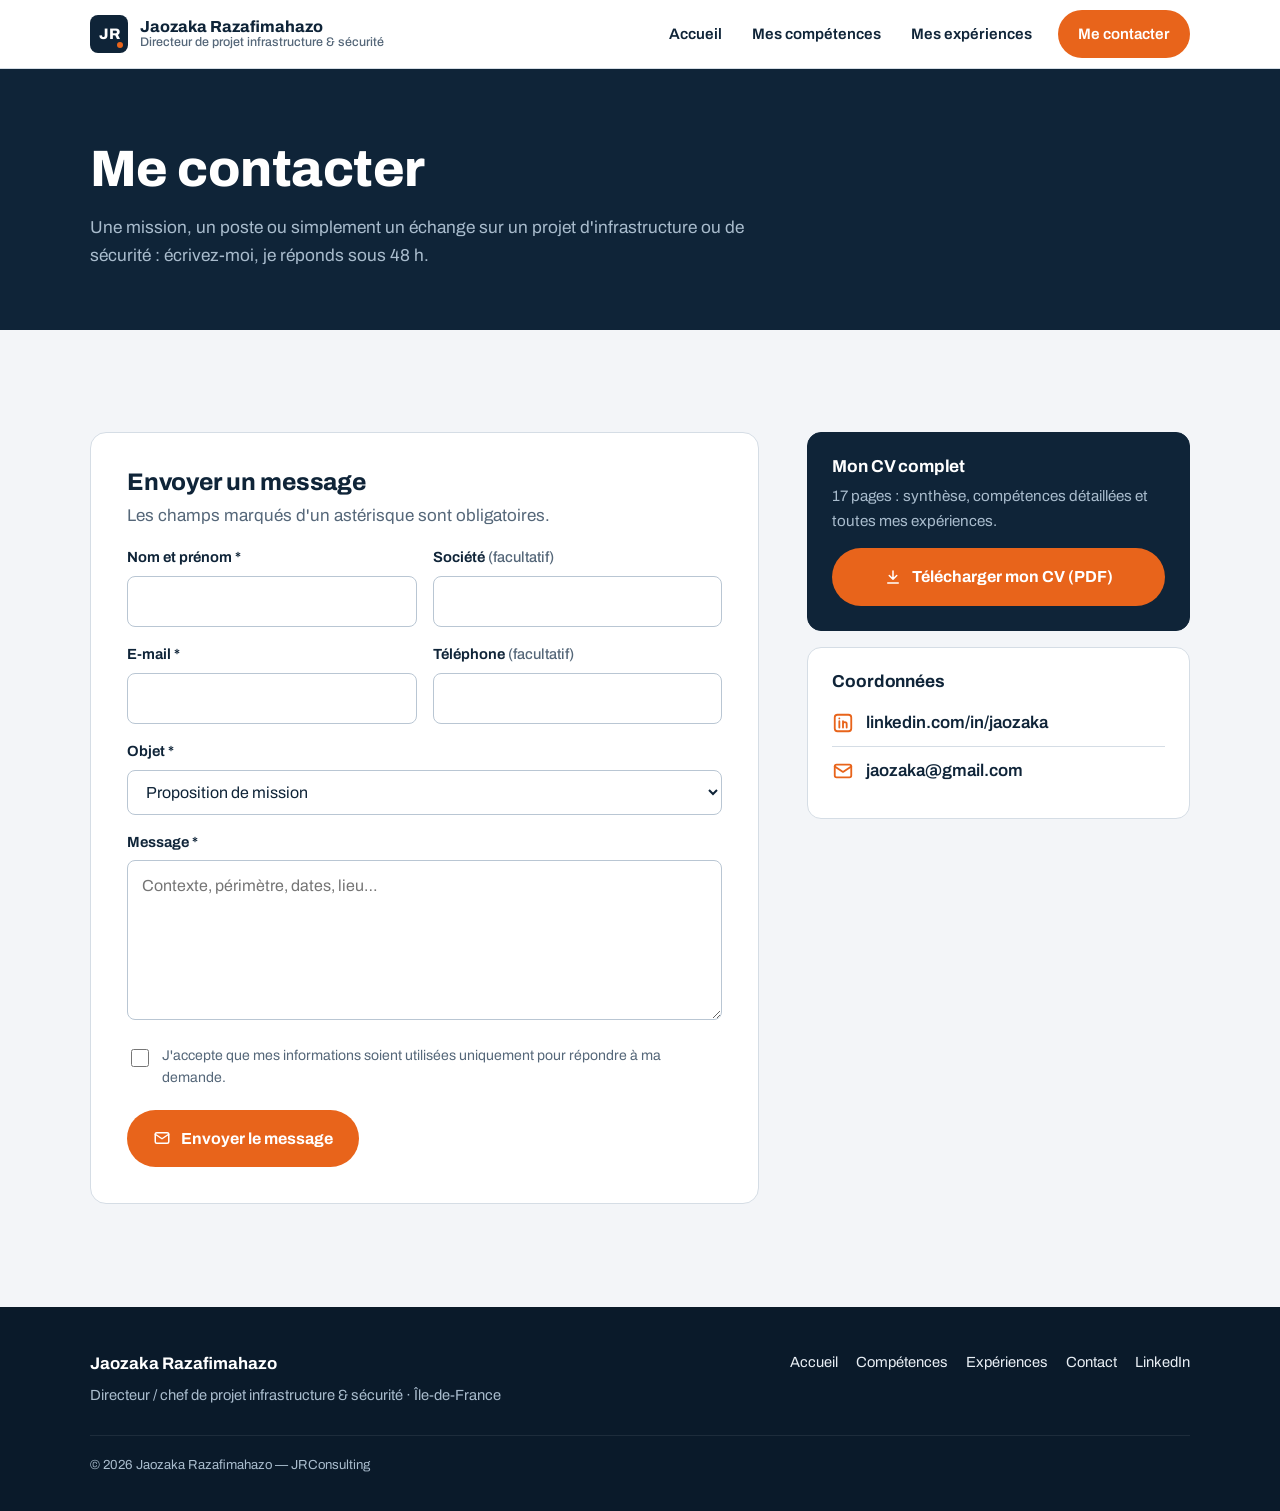
<file: contact.html>
<!doctype html>
<html lang="fr">
<head>
<meta charset="utf-8">
<meta name="viewport" content="width=device-width, initial-scale=1">
<title>Contact — Jaozaka Razafimahazo</title>
<meta name="description" content="Contactez Jaozaka Razafimahazo pour une mission ou un poste de chef de projet infrastructure et sécurité. Téléchargez son CV.">
<link rel="canonical" href="https://jaozaka.com/contact.html">
<meta property="og:type" content="profile">
<meta property="og:title" content="Contact — Jaozaka Razafimahazo">
<meta property="og:description" content="Contactez Jaozaka Razafimahazo pour une mission ou un poste de chef de projet infrastructure et sécurité. Téléchargez son CV.">
<meta property="og:url" content="https://jaozaka.com/contact.html">
<meta property="og:image" content="https://jaozaka.com/assets/img/jaozaka.jpg">
<meta name="theme-color" content="#0f2438">
<link rel="icon" href="assets/img/favicon.svg" type="image/svg+xml">
<link rel="preload" href="assets/fonts/archivo-latin-wdth-normal.woff2" as="font" type="font/woff2" crossorigin>
<link rel="stylesheet" href="assets/css/style.css">
<script>document.documentElement.classList.add('js')</script>
</head>
<body>
<a class="skip" href="#contenu">Aller au contenu</a>
<header class="site-header">
  <div class="wrap">
    <a class="brand" href="index.html" aria-label="Accueil – Jaozaka Razafimahazo">
      <span class="brand-mark" aria-hidden="true">JR</span>
      <span class="brand-name">Jaozaka Razafimahazo<small>Directeur de projet infrastructure &amp; sécurité</small></span>
    </a>
    <button class="nav-toggle" aria-expanded="false" aria-controls="nav" aria-label="Ouvrir le menu"><svg viewBox="0 0 24 24" fill="none" stroke="currentColor" stroke-width="2" stroke-linecap="round" stroke-linejoin="round" aria-hidden="true"><path d="M4 7h16M4 12h16M4 17h16"/></svg></button>
    <nav class="nav" id="nav" aria-label="Navigation principale">
      <a href="index.html">Accueil</a><a href="competences.html">Mes compétences</a><a href="experiences.html">Mes expériences</a>
      <a class="btn btn-primary" href="contact.html" aria-current="page">Me contacter</a>
    </nav>
  </div>
</header>
<main id="contenu">

<section class="page-head"><div class="wrap">
  <h1>Me contacter</h1>
  <p>Une mission, un poste ou simplement un échange sur un projet d'infrastructure ou de sécurité : écrivez-moi, je réponds sous 48 h.</p>
</div></section>
<section class="section"><div class="wrap contact-grid">
  <form class="form" id="contact-form" action="contact.php" method="post" novalidate>
    <h2>Envoyer un message</h2>
    <p>Les champs marqués d'un astérisque sont obligatoires.</p>
    <div class="field-row">
      <div class="field"><label for="name">Nom et prénom *</label><input id="name" name="name" autocomplete="name" required maxlength="120"></div>
      <div class="field"><label for="company">Société <span class="opt">(facultatif)</span></label><input id="company" name="company" autocomplete="organization" maxlength="120"></div>
    </div>
    <div class="field-row">
      <div class="field"><label for="email">E-mail *</label><input id="email" name="email" type="email" autocomplete="email" required maxlength="160"></div>
      <div class="field"><label for="phone">Téléphone <span class="opt">(facultatif)</span></label><input id="phone" name="phone" type="tel" autocomplete="tel" maxlength="40"></div>
    </div>
    <div class="field"><label for="subject">Objet *</label>
      <select id="subject" name="subject" required>
        <option value="Proposition de mission">Proposition de mission</option>
        <option value="Proposition de poste">Proposition de poste</option>
        <option value="Demande d'entretien">Demande d'entretien</option>
        <option value="Autre demande">Autre demande</option>
      </select></div>
    <div class="field"><label for="message">Message *</label><textarea id="message" name="message" required maxlength="5000" placeholder="Contexte, périmètre, dates, lieu…"></textarea></div>
    <div class="hp" aria-hidden="true"><label for="website">Ne pas remplir</label><input id="website" name="website" tabindex="-1" autocomplete="off"></div>
    <label class="consent"><input type="checkbox" name="consent" required> J'accepte que mes informations soient utilisées uniquement pour répondre à ma demande.</label>
    <button class="btn btn-primary" type="submit"><svg viewBox="0 0 24 24" fill="none" stroke="currentColor" stroke-width="2" stroke-linecap="round" stroke-linejoin="round" aria-hidden="true"><rect x="3" y="5" width="18" height="14" rx="2"/><path d="m3 7 9 6 9-6"/></svg>Envoyer le message</button>
    <div class="form-status" role="status" aria-live="polite"></div>
  </form>
  <aside class="side">
    <div class="side-card dark">
      <h3>Mon CV complet</h3>
      <p>17 pages : synthèse, compétences détaillées et toutes mes expériences.</p>
      <a class="btn btn-primary" href="assets/cv/CV_Jaozaka_Razafimahazo.pdf" download><svg viewBox="0 0 24 24" fill="none" stroke="currentColor" stroke-width="2" stroke-linecap="round" stroke-linejoin="round" aria-hidden="true"><path d="M12 4v11M7 10l5 5 5-5M5 20h14"/></svg>Télécharger mon CV (PDF)</a>
    </div>
    <div class="side-card">
      <h3>Coordonnées</h3>
      <a class="contact-line" href="https://www.linkedin.com/in/jaozaka" target="_blank" rel="noopener"><svg viewBox="0 0 24 24" fill="none" stroke="currentColor" stroke-width="2" stroke-linecap="round" stroke-linejoin="round" aria-hidden="true"><rect x="3" y="3" width="18" height="18" rx="3"/><path d="M8 10v7M8 7v.01M12 17v-4a2 2 0 0 1 4 0v4M12 10v7"/></svg><span>linkedin.com/in/jaozaka</span></a>
      <a class="contact-line" href="mailto:jaozaka@gmail.com"><svg viewBox="0 0 24 24" fill="none" stroke="currentColor" stroke-width="2" stroke-linecap="round" stroke-linejoin="round" aria-hidden="true"><rect x="3" y="5" width="18" height="14" rx="2"/><path d="m3 7 9 6 9-6"/></svg><span>jaozaka@gmail.com</span></a>
    </div>
  </aside>
</div></section>

</main>
<footer class="site-footer">
  <div class="wrap">
    <div class="footer-grid">
      <div>
        <strong>Jaozaka Razafimahazo</strong>
        <p>Directeur / chef de projet infrastructure &amp; sécurité · Île-de-France</p>
      </div>
      <nav aria-label="Pied de page">
        <a href="index.html">Accueil</a><a href="competences.html">Compétences</a><a href="experiences.html">Expériences</a><a href="contact.html">Contact</a>
        <a href="https://www.linkedin.com/in/jaozaka" target="_blank" rel="noopener">LinkedIn</a>
      </nav>
    </div>
    <div class="footer-bottom">© <span data-year>2026</span> Jaozaka Razafimahazo — JRConsulting</div>
  </div>
</footer>
<script src="assets/js/main.js" defer></script>
</body>
</html>
</file>
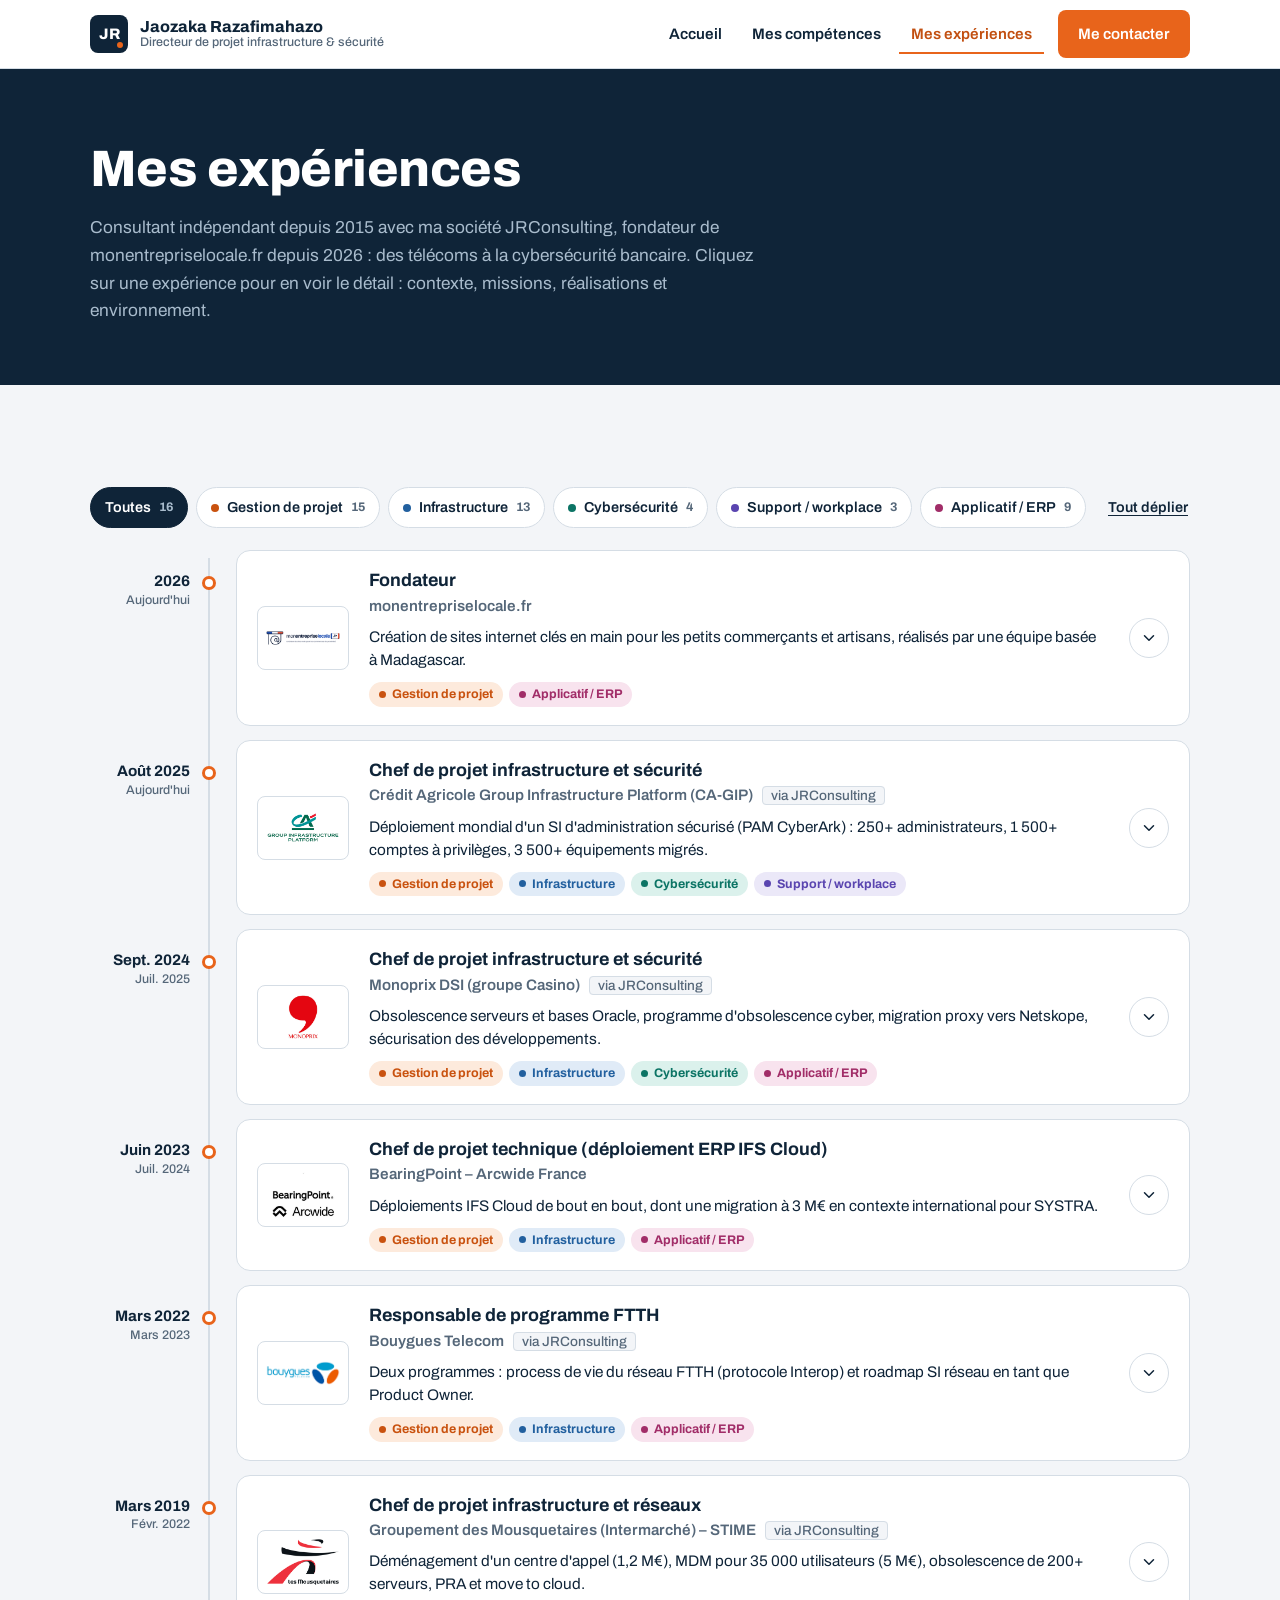
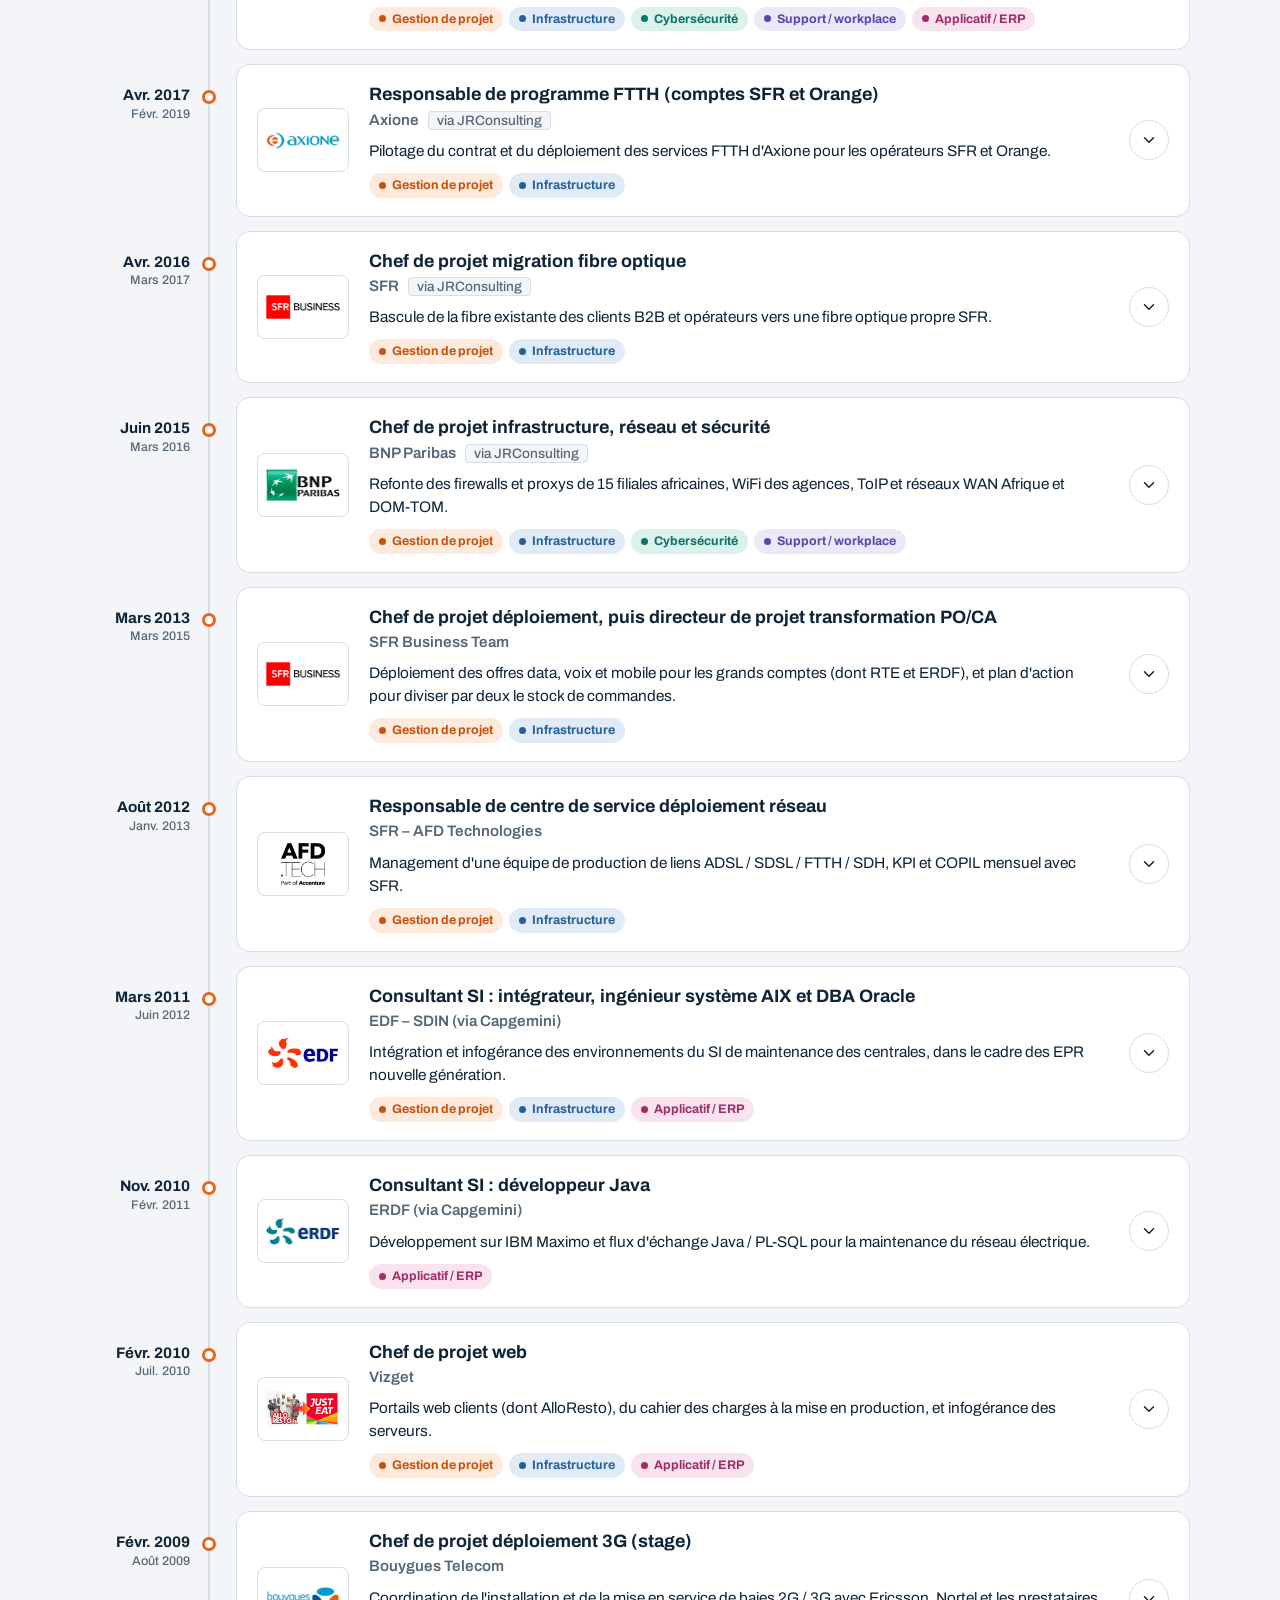
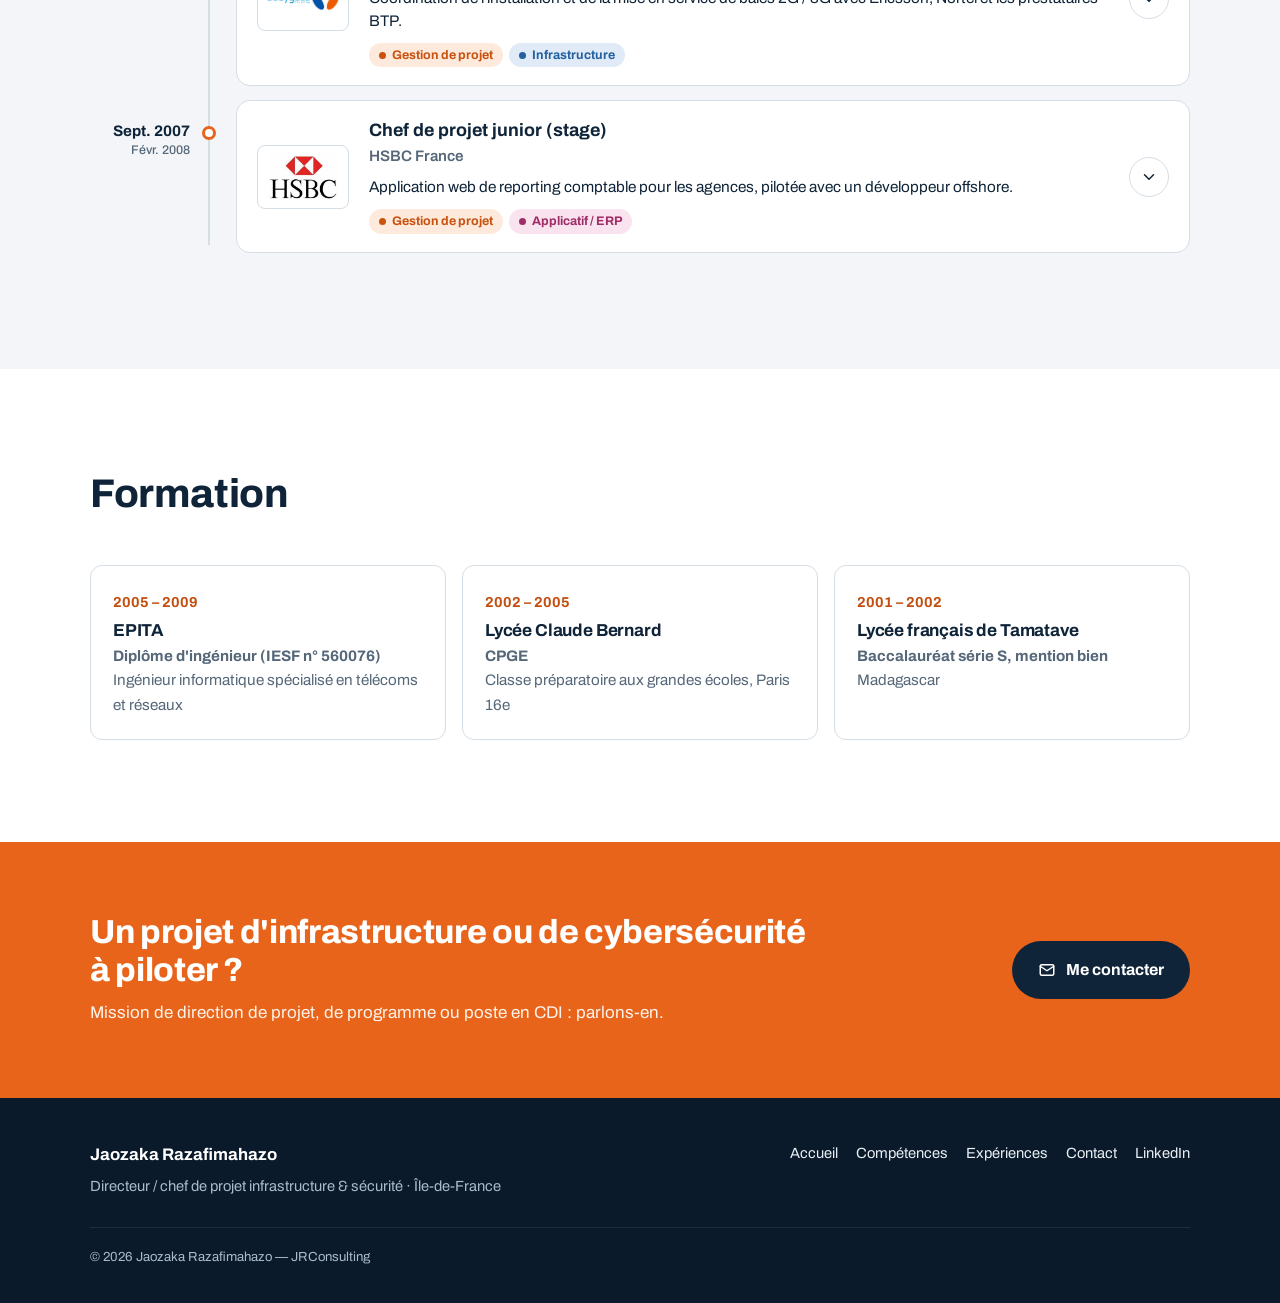
<file: experiences.html>
<!doctype html>
<html lang="fr">
<head>
<meta charset="utf-8">
<meta name="viewport" content="width=device-width, initial-scale=1">
<title>Mes expériences — Jaozaka Razafimahazo</title>
<meta name="description" content="Détail de mes expériences : Crédit Agricole CA-GIP, Monoprix, Arcwide, Bouygues Telecom, Les Mousquetaires, Axione, BNP Paribas, SFR, EDF…">
<link rel="canonical" href="https://jaozaka.com/experiences.html">
<meta property="og:type" content="profile">
<meta property="og:title" content="Mes expériences — Jaozaka Razafimahazo">
<meta property="og:description" content="Détail de mes expériences : Crédit Agricole CA-GIP, Monoprix, Arcwide, Bouygues Telecom, Les Mousquetaires, Axione, BNP Paribas, SFR, EDF…">
<meta property="og:url" content="https://jaozaka.com/experiences.html">
<meta property="og:image" content="https://jaozaka.com/assets/img/jaozaka.jpg">
<meta name="theme-color" content="#0f2438">
<link rel="icon" href="assets/img/favicon.svg" type="image/svg+xml">
<link rel="preload" href="assets/fonts/archivo-latin-wdth-normal.woff2" as="font" type="font/woff2" crossorigin>
<link rel="stylesheet" href="assets/css/style.css">
<script>document.documentElement.classList.add('js')</script>
</head>
<body>
<a class="skip" href="#contenu">Aller au contenu</a>
<header class="site-header">
  <div class="wrap">
    <a class="brand" href="index.html" aria-label="Accueil – Jaozaka Razafimahazo">
      <span class="brand-mark" aria-hidden="true">JR</span>
      <span class="brand-name">Jaozaka Razafimahazo<small>Directeur de projet infrastructure &amp; sécurité</small></span>
    </a>
    <button class="nav-toggle" aria-expanded="false" aria-controls="nav" aria-label="Ouvrir le menu"><svg viewBox="0 0 24 24" fill="none" stroke="currentColor" stroke-width="2" stroke-linecap="round" stroke-linejoin="round" aria-hidden="true"><path d="M4 7h16M4 12h16M4 17h16"/></svg></button>
    <nav class="nav" id="nav" aria-label="Navigation principale">
      <a href="index.html">Accueil</a><a href="competences.html">Mes compétences</a><a href="experiences.html" aria-current="page">Mes expériences</a>
      <a class="btn btn-primary" href="contact.html">Me contacter</a>
    </nav>
  </div>
</header>
<main id="contenu">

<section class="page-head"><div class="wrap">
  <h1>Mes expériences</h1>
  <p>Consultant indépendant depuis 2015 avec ma société JRConsulting, fondateur de monentrepriselocale.fr depuis 2026 : des télécoms à la cybersécurité bancaire. Cliquez sur une expérience pour en voir le détail : contexte, missions, réalisations et environnement.</p>
</div></section>
<section class="section" aria-labelledby="xp-t"><div class="wrap">
  <h2 id="xp-t" class="sr-only">Liste des expériences</h2>
  <div class="toolbar">
    <div class="filters" role="group" aria-label="Filtrer par domaine">
      <button class="filter" data-f="all" aria-pressed="true">Toutes <span class="n">16</span></button>
      <button class="filter" data-f="gp" aria-pressed="false">Gestion de projet <span class="n">15</span></button><button class="filter" data-f="infra" aria-pressed="false">Infrastructure <span class="n">13</span></button><button class="filter" data-f="cyber" aria-pressed="false">Cybersécurité <span class="n">4</span></button><button class="filter" data-f="support" aria-pressed="false">Support / workplace <span class="n">3</span></button><button class="filter" data-f="app" aria-pressed="false">Applicatif / ERP <span class="n">9</span></button>
    </div>
    <button class="linkbtn" data-toggle-all>Tout déplier</button>
  </div>
  <ol class="timeline"><li class="xp" data-tags="gp app">
  <div class="xp-date">2026<small>Aujourd&#x27;hui</small></div>
  <details class="xp-card" id="monentrepriselocale">
    <summary>
      <span class="xp-logo"><img src="assets/img/clients/monentrepriselocale.png" alt="" loading="lazy"></span>
      <span class="xp-main">
        <span class="xp-role">Fondateur</span>
        <span class="xp-company" style="display:block">monentrepriselocale.fr</span>
        <span class="xp-summary" style="display:block">Création de sites internet clés en main pour les petits commerçants et artisans, réalisés par une équipe basée à Madagascar.</span>
        <span class="xp-tags"><span class="tag tag-gp">Gestion de projet</span><span class="tag tag-app">Applicatif / ERP</span></span>
      </span>
      <span class="xp-arrow" aria-hidden="true"><svg viewBox="0 0 24 24" fill="none" stroke="currentColor" stroke-width="2" stroke-linecap="round" stroke-linejoin="round" aria-hidden="true"><path d="m6 9 6 6 6-6"/></svg></span>
    </summary>
    <div class="xp-body">
      <div class="xp-meta"><span><b>Période :</b> 2026 – Aujourd&#x27;hui</span><span><b>Direction :</b> Start-up franco-malgache</span><span><b>Équipe :</b> Équipe de développeurs à Madagascar</span></div>
      <p>En parallèle de mes missions, j&#x27;ai fondé monentrepriselocale.fr, une start-up franco-malgache qui réalise des sites internet pour les petits commerçants : coiffeurs, artisans, commerces de bouche, bien-être…</p><p>Les sites sont produits par des développeurs basés à Madagascar, assistés par l&#x27;IA. Le projet valorise le savoir-faire local en France et participe à la formation des jeunes à Madagascar par l&#x27;informatique.</p><h4>Mon rôle</h4><ul class="ticks"><li>Définition de l&#x27;offre : packs par métier (site vitrine, prise de rendez-vous, vente en ligne), création et maintenance</li><li>Prospection et relation avec les commerçants</li><li>Organisation et pilotage de l&#x27;équipe de production à Madagascar</li><li>Conception de l&#x27;espace client : souscription, contrat signé en ligne, paiement, suivi des étapes et support</li></ul>
      <div class="env"><div><b>Environnement technique</b>Création de sites web, IA générative, hébergement Hostinger, paiement en ligne</div><div><b>Environnement fonctionnel</b>Création d&#x27;entreprise, définition d&#x27;offre, pilotage d&#x27;équipe à distance, relation client</div></div>
    </div>
  </details>
</li><li class="xp" data-tags="gp infra cyber support">
  <div class="xp-date">Août 2025<small>Aujourd&#x27;hui</small></div>
  <details class="xp-card" id="ca-gip">
    <summary>
      <span class="xp-logo"><img src="assets/img/clients/ca-gip.png" alt="" loading="lazy"></span>
      <span class="xp-main">
        <span class="xp-role">Chef de projet infrastructure et sécurité</span>
        <span class="xp-company" style="display:block">Crédit Agricole Group Infrastructure Platform (CA-GIP) <span class="via">via JRConsulting</span></span>
        <span class="xp-summary" style="display:block">Déploiement mondial d&#x27;un SI d&#x27;administration sécurisé (PAM CyberArk) : 250+ administrateurs, 1 500+ comptes à privilèges, 3 500+ équipements migrés.</span>
        <span class="xp-tags"><span class="tag tag-gp">Gestion de projet</span><span class="tag tag-infra">Infrastructure</span><span class="tag tag-cyber">Cybersécurité</span><span class="tag tag-support">Support / workplace</span></span>
      </span>
      <span class="xp-arrow" aria-hidden="true"><svg viewBox="0 0 24 24" fill="none" stroke="currentColor" stroke-width="2" stroke-linecap="round" stroke-linejoin="round" aria-hidden="true"><path d="m6 9 6 6 6-6"/></svg></span>
    </summary>
    <div class="xp-body">
      <div class="xp-meta"><span><b>Période :</b> Août 2025 – Aujourd&#x27;hui</span><span><b>Direction :</b> Cyber Trust &amp; Risks</span><span><b>Équipe :</b> 15 personnes coordonnées en transverse</span><span><b>Statut :</b> consultant indépendant (JRConsulting)</span></div>
      <p>Au sein du département Cyber Trust &amp; Risks de CA-GIP, je pilote en tant que chef de projet infrastructure et sécurité un programme international à forts enjeux.</p><p>Je pilote le déploiement d&#x27;un Système d&#x27;Information d&#x27;Administration sécurisé (PAM) à l&#x27;échelle mondiale, pour renforcer la sécurité, la conformité et l&#x27;efficacité opérationnelle des accès administrateurs.</p><h4>Objectifs du programme</h4><ul class="ticks"><li>Réduire la surface d&#x27;attaque du SI via une solution de gestion des accès à privilèges basée sur CyberArk Privileged Access Manager</li><li>Mettre en conformité avec la Loi de Programmation Militaire et les standards de sécurité Groupe</li><li>Harmoniser et standardiser les pratiques d&#x27;administration à l&#x27;international</li></ul><h4>Ma mission, avec les équipes PAM, Citrix, virtualisation, système et réseaux</h4><ul class="ticks"><li>Déployer le SI d&#x27;administration sur deux zones stratégiques : APAC &amp; Moyen-Orient, puis Amériques</li><li>Mettre en place tous les prérequis techniques et livrables : tokens HID pour la 2FA, postes de travail d&#x27;administration, guides utilisateurs pour managers et administrateurs</li><li>Conduire le changement auprès des équipes locales (administrateurs et managers)</li><li>Suivre et piloter toutes les équipes techniques et PAM pour optimiser coûts, charges et délais</li><li>Migrer et accompagner l&#x27;onboarding des administrateurs de tous les pays (Singapour, Japon, Hong Kong, Chine, Corée du Sud, Qatar, Dubaï, Australie, New York, Brésil…)</li><li>Produire tableaux de bord (KPI), planning et reporting hebdomadaire pour le management</li><li>Assurer la communication entre équipes techniques, équipes internationales et administrateurs (utilisateurs finaux)</li></ul><h4>Réalisations</h4><ul class="ticks"><li>Déploiement complet du SI d&#x27;administration sur les régions Asie-Pacifique &amp; Moyen-Orient</li><li>Déploiement du SI d&#x27;administration sur la région Amériques</li><li>Migration et onboarding de 250+ administrateurs, 1 500+ comptes à privilèges et 3 500+ équipements (infrastructures &amp; réseaux)</li><li>Déploiement multi-pays : Singapour, Japon, Hong Kong, Chine, Corée du Sud, Qatar, Émirats arabes unis, Australie, États-Unis, Brésil</li></ul>
      <div class="env"><div><b>Environnement technique</b>VMware, NSX, CyberArk, Citrix, Oracle, IAM</div><div><b>Environnement fonctionnel</b>Loi de programmation militaire, SI d&#x27;administration, gestion des accès à haut privilège</div></div>
    </div>
  </details>
</li><li class="xp" data-tags="gp infra cyber app">
  <div class="xp-date">Sept. 2024<small>Juil. 2025</small></div>
  <details class="xp-card" id="monoprix">
    <summary>
      <span class="xp-logo"><img src="assets/img/clients/monoprix.png" alt="" loading="lazy"></span>
      <span class="xp-main">
        <span class="xp-role">Chef de projet infrastructure et sécurité</span>
        <span class="xp-company" style="display:block">Monoprix DSI (groupe Casino) <span class="via">via JRConsulting</span></span>
        <span class="xp-summary" style="display:block">Obsolescence serveurs et bases Oracle, programme d&#x27;obsolescence cyber, migration proxy vers Netskope, sécurisation des développements.</span>
        <span class="xp-tags"><span class="tag tag-gp">Gestion de projet</span><span class="tag tag-infra">Infrastructure</span><span class="tag tag-cyber">Cybersécurité</span><span class="tag tag-app">Applicatif / ERP</span></span>
      </span>
      <span class="xp-arrow" aria-hidden="true"><svg viewBox="0 0 24 24" fill="none" stroke="currentColor" stroke-width="2" stroke-linecap="round" stroke-linejoin="round" aria-hidden="true"><path d="m6 9 6 6 6-6"/></svg></span>
    </summary>
    <div class="xp-body">
      <div class="xp-meta"><span><b>Période :</b> Sept. 2024 – Juil. 2025</span><span><b>Direction :</b> Direction pilotage et performance</span><span><b>Équipe :</b> 20 personnes coordonnées en transverse</span><span><b>Statut :</b> consultant indépendant (JRConsulting)</span></div>
      <p>Au sein de la DSI Monoprix (filiale du groupe Casino), département pilotage et performance, j&#x27;occupe la fonction de chef de projets infrastructure et sécurité.</p><p>Mon rôle : piloter la mise en service des solutions informatiques dans le respect des contraintes de coût, délai et qualité, avec pour objectif la rentabilité de la solution pour le groupe Casino. Je suis le référent SI du projet pour la DSI, vis-à-vis des autres directions et des partenaires externes.</p><h4>Ma mission, avec les équipes systèmes, réseaux, flux de développement et sécurité</h4><ul class="ticks"><li>Garantir le respect des engagements du projet pour produire les livrables</li><li>Élaborer un plan projet détaillé partagé avec les clients et l&#x27;équipe</li><li>Gérer le périmètre : identifier les attentes complémentaires et qualifier avec le client leur impact sur coût, délai et qualité</li><li>Manager l&#x27;équipe projet en intégrant compétences, charges, planning et coûts</li><li>Coordonner les activités et livraisons des sous-traitants et fournisseurs</li><li>Gérer le compte d&#x27;exploitation du projet pour diminuer les coûts</li><li>Remonter informations et alertes à la hiérarchie, mesurer la performance des projets</li><li>Produire les livrables, assurer le transfert vers l&#x27;exploitation et le transfert de connaissance aux responsables d&#x27;applications</li></ul><h4>Réalisations</h4><ul class="ticks"><li>Gestion de l&#x27;obsolescence OS des serveurs datacenters, obsolescence et convergence des bases de données Oracle</li><li>Pilotage du programme Obsolescence Cyber</li><li>Migration du proxy Monoprix vers celui du groupe Casino (Olfeo vers Netskope)</li><li>Sécurisation des développements : intégration d&#x27;une solution qui détecte les failles de sécurité au niveau des développeurs (SAST / IAST / DAST)</li><li>Upgrade des ETL et ESB existants (Informatica, Talend)</li></ul>
      <div class="env"><div><b>Environnement technique</b>VMware, Nutanix, ETL, ESB, Talend, Informatica, Oracle, SharePoint 2019, Cloud GCP, Cloud Azure, GPO, Proxy, ServiceNow</div><div><b>Environnement fonctionnel</b>Gestion de projets, gestion contractuelle, pilotage transverse, sécurité</div></div>
    </div>
  </details>
</li><li class="xp" data-tags="gp infra app">
  <div class="xp-date">Juin 2023<small>Juil. 2024</small></div>
  <details class="xp-card" id="arcwide">
    <summary>
      <span class="xp-logo"><img src="assets/img/clients/arcwide.png" alt="" loading="lazy"></span>
      <span class="xp-main">
        <span class="xp-role">Chef de projet technique (déploiement ERP IFS Cloud)</span>
        <span class="xp-company" style="display:block">BearingPoint – Arcwide France</span>
        <span class="xp-summary" style="display:block">Déploiements IFS Cloud de bout en bout, dont une migration à 3 M€ en contexte international pour SYSTRA.</span>
        <span class="xp-tags"><span class="tag tag-gp">Gestion de projet</span><span class="tag tag-infra">Infrastructure</span><span class="tag tag-app">Applicatif / ERP</span></span>
      </span>
      <span class="xp-arrow" aria-hidden="true"><svg viewBox="0 0 24 24" fill="none" stroke="currentColor" stroke-width="2" stroke-linecap="round" stroke-linejoin="round" aria-hidden="true"><path d="m6 9 6 6 6-6"/></svg></span>
    </summary>
    <div class="xp-body">
      <div class="xp-meta"><span><b>Période :</b> Juin 2023 – Juil. 2024</span><span><b>Direction :</b> Intégration ERP IFS</span><span><b>Équipe :</b> Équipe technique de 5 à 8 personnes</span></div>
      <p>Arcwide France, joint-venture créée en 2022 entre l&#x27;éditeur IFS et BearingPoint, accompagne ses clients dans leurs objectifs métier et leur transformation digitale.</p><p>Le chef de projet technique accompagne l&#x27;équipe projet de l&#x27;avant-vente jusqu&#x27;à l&#x27;exploitation. Il supervise le déploiement de la solution sur l&#x27;infrastructure client (on-premise) ou dans le cloud (Azure ou autre) et pilote les développements spécifiques.</p><h4>Mon intervention, phase par phase</h4><ul class="ticks"><li>Initiation (design) : supervision des installations sur l&#x27;infrastructure client ou le cloud, formation technique du client, mise en place des environnements DEV / UAT / TEST / PREPROD / PROD, rédaction des livrables (document d&#x27;installation, note de cadrage technique, DAT)</li><li>Prototypage : chiffrage des développements spécifiques, constitution des équipes (ressources, planning, charges), gestion des environnements</li><li>Réalisation : développements spécifiques et migration des données clients vers l&#x27;ERP, pilotage de l&#x27;équipe technique jusqu&#x27;à la validation client, garant des spécifications techniques détaillées</li><li>Exploitation : formation des administrateurs techniques, procédures d&#x27;exploitation (droits et accès, administration technique, dossier d&#x27;exploitation)</li><li>Transverse : animation de la communauté projet pour améliorer le processus projet du cabinet</li></ul><h4>Réalisations</h4><ul class="ticks"><li>SYSTRA : migration IFS APP 8 vers IFS Cloud, projet à 3 M€ en environnement international</li><li>Économat des Armées : première installation IFS Cloud pour la transformation digitale de la logistique du ministère des Armées</li><li>SPHEREA : première installation IFS Cloud pour la transformation digitale du groupe</li></ul>
      <div class="env"><div><b>Environnement technique</b>IFS Cloud, migration cloud, ERP, Windows Server, Oracle, plan de migration technique, Jira, Boomi</div><div><b>Environnement fonctionnel</b>Pilotage de projet de déploiement ERP, plan de charge, conduite du changement</div></div>
    </div>
  </details>
</li><li class="xp" data-tags="gp infra app">
  <div class="xp-date">Mars 2022<small>Mars 2023</small></div>
  <details class="xp-card" id="bouygues-ftth">
    <summary>
      <span class="xp-logo"><img src="assets/img/clients/bouygues-telecom.png" alt="" loading="lazy"></span>
      <span class="xp-main">
        <span class="xp-role">Responsable de programme FTTH</span>
        <span class="xp-company" style="display:block">Bouygues Telecom <span class="via">via JRConsulting</span></span>
        <span class="xp-summary" style="display:block">Deux programmes : process de vie du réseau FTTH (protocole Interop) et roadmap SI réseau en tant que Product Owner.</span>
        <span class="xp-tags"><span class="tag tag-gp">Gestion de projet</span><span class="tag tag-infra">Infrastructure</span><span class="tag tag-app">Applicatif / ERP</span></span>
      </span>
      <span class="xp-arrow" aria-hidden="true"><svg viewBox="0 0 24 24" fill="none" stroke="currentColor" stroke-width="2" stroke-linecap="round" stroke-linejoin="round" aria-hidden="true"><path d="m6 9 6 6 6-6"/></svg></span>
    </summary>
    <div class="xp-body">
      <div class="xp-meta"><span><b>Période :</b> Mars 2022 – Mars 2023</span><span><b>Direction :</b> Direction des programmes fixes</span><span><b>Équipe :</b> 40 personnes coordonnées en transverse</span><span><b>Statut :</b> consultant indépendant (JRConsulting)</span></div>
      <p>Au sein de la Direction programme, Direction des programmes fixes, les chefs de projet mettent en œuvre les programmes FTTH. J&#x27;y étais responsable de deux programmes :</p><p>1) La mise en place du process et de la gestion de vie du réseau FTTH (protocole Interop) dans toute la direction réseau, SI et métiers (expérience client grand public, business entreprise et wholesale).</p><p>2) La roadmap SI réseau (FastFiber et JAR), deux outils stratégiques du réseau en évolution continue.</p><h4>Pilote programme « Vie du réseau », avec les équipes études, déploiement, réseaux, SAV, raccordement client et entreprise / wholesale</h4><ul class="ticks"><li>Organiser la conduite du changement avec les différentes équipes métiers</li><li>Établir une note de cadrage pour l&#x27;ensemble des métiers impactés</li><li>Piloter la mise en place des projets SI (cadrage et gouvernance)</li><li>Mettre en place la gouvernance projet et animer les comités de suivi</li><li>Accompagner la mise en place des processus cibles</li></ul><h4>Product Owner de la roadmap IT, avec les équipes IT et métiers</h4><ul class="ticks"><li>Construire la roadmap IT en priorisant l&#x27;ensemble des projets</li><li>Suivre le respect des engagements IT sur les dates de livraison</li><li>Faire le lien entre les métiers et l&#x27;IT</li></ul>
      <div class="env"><div><b>Environnement technique</b>FTTH passif, Jira</div><div><b>Environnement fonctionnel</b>Gestion de projets télécom et IT, conduite du changement, rédaction de process, note de cadrage</div></div>
    </div>
  </details>
</li><li class="xp" data-tags="gp infra cyber support app">
  <div class="xp-date">Mars 2019<small>Févr. 2022</small></div>
  <details class="xp-card" id="mousquetaires">
    <summary>
      <span class="xp-logo"><img src="assets/img/clients/mousquetaires.png" alt="" loading="lazy"></span>
      <span class="xp-main">
        <span class="xp-role">Chef de projet infrastructure et réseaux</span>
        <span class="xp-company" style="display:block">Groupement des Mousquetaires (Intermarché) – STIME <span class="via">via JRConsulting</span></span>
        <span class="xp-summary" style="display:block">Déménagement d&#x27;un centre d&#x27;appel (1,2 M€), MDM pour 35 000 utilisateurs (5 M€), obsolescence de 200+ serveurs, PRA et move to cloud.</span>
        <span class="xp-tags"><span class="tag tag-gp">Gestion de projet</span><span class="tag tag-infra">Infrastructure</span><span class="tag tag-cyber">Cybersécurité</span><span class="tag tag-support">Support / workplace</span><span class="tag tag-app">Applicatif / ERP</span></span>
      </span>
      <span class="xp-arrow" aria-hidden="true"><svg viewBox="0 0 24 24" fill="none" stroke="currentColor" stroke-width="2" stroke-linecap="round" stroke-linejoin="round" aria-hidden="true"><path d="m6 9 6 6 6-6"/></svg></span>
    </summary>
    <div class="xp-body">
      <div class="xp-meta"><span><b>Période :</b> Mars 2019 – Févr. 2022</span><span><b>Direction :</b> Direction des opérations techniques</span><span><b>Équipe :</b> 20 personnes coordonnées en transverse</span><span><b>Statut :</b> consultant indépendant (JRConsulting)</span></div>
      <p>Au sein de la STIME, filiale informatique du groupement Les Mousquetaires, pour la Direction des opérations qui conçoit, met en œuvre et exploite réseaux, serveurs, stockage et datacenters de tout le groupement.</p><p>Je pilotais les projets de déploiement de réseaux WAN, LAN et WiFi, de serveurs, de terminaux et de composants techniques (bases de données, serveurs d&#x27;applications, middlewares) sur les sites du groupement et dans les datacenters.</p><h4>Ma mission, avec les équipes systèmes, réseaux, exploitation et applicatives</h4><ul class="ticks"><li>Identifier les impacts et les risques des projets sur l&#x27;organisation</li><li>Établir et suivre le chiffrage et le planning des projets</li><li>Coordonner les opérations jusqu&#x27;à la mise en production, avec suivi des livrables (note de cadrage, DAT, SLA, DEX)</li><li>Préparer et piloter les exercices de PRA / PCA avec les équipes techniques</li><li>Conduire le changement : communication, formation et assistance aux utilisateurs</li><li>Porter les projets devant les directions et le conseil d&#x27;administration du groupement (projets de plus de 500 k€)</li><li>Organiser les comités de suivi (comité projet, comité de pilotage, comité stratégique)</li><li>Porter les engagements de résultat et la satisfaction des clients</li></ul><h4>Réalisations</h4><ul class="ticks"><li>Déménagement du centre d&#x27;appel du groupement (budget 1,2 M€, 200 personnes) : nouvelles salles de réunion et de formation avec visioconférence, nouvelle architecture réseau, télécom et téléphonie, Digital Workplace (M365, GED sur cloud privé, réservation de salles)</li><li>Outil de gestion de parc centralisé (MDM) pour tout le groupement : budget 5 M€, 35 000 utilisateurs, SCCM et Intune. Appel d&#x27;offres, POC avec les équipes internes et le prestataire, budgétisation et plan projet</li><li>Obsolescence OS (Windows 2008 vers 2012 / 2016) et obsolescence matérielle et logicielle : 200+ serveurs virtuels et 10+ serveurs physiques. Planification avec équipes internes et intégrateurs, validation des livrables (cahier de tests, roadmap QQQ, PV), pilotage des opérations</li><li>Roadmap réseau des bases logistiques et roadmap système des serveurs et datacenters : documents de migration, validation en CAB, pilotage des opérations en heures non ouvrées</li><li>Mise en place d&#x27;un plan de reprise d&#x27;activité (PRA) et migration applicative sur le cloud privé du groupement</li><li>Participation à la mise en place de l&#x27;IAM du groupement</li></ul>
      <div class="env"><div><b>Environnement technique</b>VMware, AIX, Linux, Windows, bases de données SQL, serveurs d&#x27;applications, middlewares, réseaux WAN, LAN, WiFi, SCCM, Intune, ServiceNow, Kafka, Dell Boomi</div><div><b>Environnement fonctionnel</b>Gestion de projets, gestion contractuelle, pilotage transverse</div></div>
    </div>
  </details>
</li><li class="xp" data-tags="gp infra">
  <div class="xp-date">Avr. 2017<small>Févr. 2019</small></div>
  <details class="xp-card" id="axione">
    <summary>
      <span class="xp-logo"><img src="assets/img/clients/axione.png" alt="" loading="lazy"></span>
      <span class="xp-main">
        <span class="xp-role">Responsable de programme FTTH (comptes SFR et Orange)</span>
        <span class="xp-company" style="display:block">Axione <span class="via">via JRConsulting</span></span>
        <span class="xp-summary" style="display:block">Pilotage du contrat et du déploiement des services FTTH d&#x27;Axione pour les opérateurs SFR et Orange.</span>
        <span class="xp-tags"><span class="tag tag-gp">Gestion de projet</span><span class="tag tag-infra">Infrastructure</span></span>
      </span>
      <span class="xp-arrow" aria-hidden="true"><svg viewBox="0 0 24 24" fill="none" stroke="currentColor" stroke-width="2" stroke-linecap="round" stroke-linejoin="round" aria-hidden="true"><path d="m6 9 6 6 6-6"/></svg></span>
    </summary>
    <div class="xp-body">
      <div class="xp-meta"><span><b>Période :</b> Avr. 2017 – Févr. 2019</span><span><b>Direction :</b> Direction pilotage client – Division opérateurs</span><span><b>Équipe :</b> 20 personnes coordonnées en transverse</span><span><b>Statut :</b> consultant indépendant (JRConsulting)</span></div>
      <p>Au sein de la direction « Pilotage client » de la Division opérateurs, j&#x27;étais responsable de la mise en œuvre et de la bonne exécution du contrat entre Axione et les opérateurs (SFR / Orange), et du déploiement des services sur les différentes plaques exploitées par Axione.</p><p>J&#x27;ai participé à la réorganisation des structures de l&#x27;entreprise pour répondre aux demandes des opérateurs.</p><h4>Pilotage transverse des mises en service clients opérateurs</h4><ul class="ticks"><li>Relation client : point d&#x27;entrée unique et responsable de la satisfaction client, harmonisation des méthodes et process</li><li>Pilotage du contrat entre Axione et l&#x27;opérateur d&#x27;immeuble (SFR et Orange), participation à la rédaction des contrats</li><li>Pilotage du déploiement des opérateurs commerciaux sur les plaques géographiques</li><li>Pilotage des projets transverses impactant le client : analyse d&#x27;impacts opérationnels et budgétaires, animation des équipes ADV, réseau, SI, production, SAV, construction, marketing</li><li>Définition et mise en place des reportings clients, délégants et internes</li></ul><h4>Suivi du bon fonctionnement des services</h4><ul class="ticks"><li>Suivi des engagements contractuels</li><li>Indicateurs contractuels et animation des comités de pilotage et d&#x27;exploitation</li><li>Plans d&#x27;actions pour tenir les objectifs quantitatifs, qualitatifs et financiers</li><li>Support opérationnel et gestion des crises</li></ul>
      <div class="env"><div><b>Environnement technique</b>Architecture FTTH passive (GPON) et active, architecture ADSL grand public</div><div><b>Environnement fonctionnel</b>Gestion de projets, gestion contractuelle, pilotage transverse</div></div>
    </div>
  </details>
</li><li class="xp" data-tags="gp infra">
  <div class="xp-date">Avr. 2016<small>Mars 2017</small></div>
  <details class="xp-card" id="sfr-migration">
    <summary>
      <span class="xp-logo"><img src="assets/img/clients/sfr-business.png" alt="" loading="lazy"></span>
      <span class="xp-main">
        <span class="xp-role">Chef de projet migration fibre optique</span>
        <span class="xp-company" style="display:block">SFR <span class="via">via JRConsulting</span></span>
        <span class="xp-summary" style="display:block">Bascule de la fibre existante des clients B2B et opérateurs vers une fibre optique propre SFR.</span>
        <span class="xp-tags"><span class="tag tag-gp">Gestion de projet</span><span class="tag tag-infra">Infrastructure</span></span>
      </span>
      <span class="xp-arrow" aria-hidden="true"><svg viewBox="0 0 24 24" fill="none" stroke="currentColor" stroke-width="2" stroke-linecap="round" stroke-linejoin="round" aria-hidden="true"><path d="m6 9 6 6 6-6"/></svg></span>
    </summary>
    <div class="xp-body">
      <div class="xp-meta"><span><b>Période :</b> Avr. 2016 – Mars 2017</span><span><b>Direction :</b> Direction des opérations de migrations et résiliations (DSO)</span><span><b>Équipe :</b> 10 personnes coordonnées en transverse</span><span><b>Statut :</b> consultant indépendant (JRConsulting)</span></div>
      <p>Au sein de la Division Services Opérateurs, le chef de projet migration bascule la fibre optique existante des clients B2B et opérateurs vers une fibre optique propre SFR.</p><h4>Ma mission</h4><ul class="ticks"><li>Identifier et étudier les clients B2B éligibles à la migration</li><li>Gérer les GO / NO GO client des fibres éligibles</li><li>Suivre et piloter les déploiements fibre jusqu&#x27;à la migration finale</li><li>Assurer le suivi hebdomadaire des clients B2B et opérateurs</li><li>Développer des KPI pour les managers de niveaux 2 et 3</li></ul>
      <div class="env"><div><b>Environnement technique</b>Architecture réseau</div><div><b>Environnement fonctionnel</b>Gestion de projets télécoms : coût, délais et charge</div></div>
    </div>
  </details>
</li><li class="xp" data-tags="gp infra cyber support">
  <div class="xp-date">Juin 2015<small>Mars 2016</small></div>
  <details class="xp-card" id="bnp">
    <summary>
      <span class="xp-logo"><img src="assets/img/clients/bnp-paribas.png" alt="" loading="lazy"></span>
      <span class="xp-main">
        <span class="xp-role">Chef de projet infrastructure, réseau et sécurité</span>
        <span class="xp-company" style="display:block">BNP Paribas <span class="via">via JRConsulting</span></span>
        <span class="xp-summary" style="display:block">Refonte des firewalls et proxys de 15 filiales africaines, WiFi des agences, ToIP et réseaux WAN Afrique et DOM-TOM.</span>
        <span class="xp-tags"><span class="tag tag-gp">Gestion de projet</span><span class="tag tag-infra">Infrastructure</span><span class="tag tag-cyber">Cybersécurité</span><span class="tag tag-support">Support / workplace</span></span>
      </span>
      <span class="xp-arrow" aria-hidden="true"><svg viewBox="0 0 24 24" fill="none" stroke="currentColor" stroke-width="2" stroke-linecap="round" stroke-linejoin="round" aria-hidden="true"><path d="m6 9 6 6 6-6"/></svg></span>
    </summary>
    <div class="xp-body">
      <div class="xp-meta"><span><b>Période :</b> Juin 2015 – Mars 2016</span><span><b>Direction :</b> DSI International Retail Banking – Région Afrique</span><span><b>Équipe :</b> 30 personnes coordonnées en transverse</span><span><b>Statut :</b> consultant indépendant (JRConsulting)</span></div>
      <p>Au sein de la DSI IRB Région Afrique, service Operation IT, qui pilote l&#x27;IT de la banque de détail à l&#x27;international dans les pays du Maghreb et d&#x27;Afrique subsaharienne, équipe « Réseau, télécom et infrastructure ».</p><h4>Périmètre</h4><ul class="ticks"><li>Pilotage d&#x27;appels d&#x27;offres / RFP et suivi du déploiement des réseaux WAN domestiques sur toute la région Afrique et DOM-TOM</li><li>Pilotage de projets d&#x27;amélioration des infrastructures réseau et télécom</li><li>Gestion des audits réseau</li></ul><h4>Ma mission</h4><ul class="ticks"><li>Recevoir et qualifier l&#x27;expression des besoins clients</li><li>Étudier la faisabilité (conception et analyse technique avec les équipes transverses)</li><li>Proposer un macro-planning et une solution technique chiffrée</li><li>Rédiger et valider les livrables (cahier des charges…)</li><li>Suivre les opérations au quotidien et traiter les problématiques opérationnelles</li><li>Valider les travaux supplémentaires au regard du cahier des charges et du PV de recette</li></ul><h4>Projets</h4><ul class="ticks"><li>Obsolescence et sécurité : remplacement de tous les proxys et firewalls BNP de la région Afrique (15 filiales)</li><li>Étude détaillée pour la ToIP des agences BNP DOM-TOM : audit technique, chiffrage, cotation opérateur, planification, appel d&#x27;offres</li><li>WiFi dans toutes les agences BNP de la région Afrique et DOM-TOM</li><li>Nouveaux liens télécom entre la France et les DOM-TOM</li></ul>
      <div class="env"><div><b>Environnement technique</b>Architecture réseau, firewall, proxy, ServiceNow, Jira</div><div><b>Environnement fonctionnel</b>Gestion de projets télécoms : coût, délais et charge</div></div>
    </div>
  </details>
</li><li class="xp" data-tags="gp infra">
  <div class="xp-date">Mars 2013<small>Mars 2015</small></div>
  <details class="xp-card" id="sfr-sbt">
    <summary>
      <span class="xp-logo"><img src="assets/img/clients/sfr-business.png" alt="" loading="lazy"></span>
      <span class="xp-main">
        <span class="xp-role">Chef de projet déploiement, puis directeur de projet transformation PO/CA</span>
        <span class="xp-company" style="display:block">SFR Business Team</span>
        <span class="xp-summary" style="display:block">Déploiement des offres data, voix et mobile pour les grands comptes (dont RTE et ERDF), et plan d&#x27;action pour diviser par deux le stock de commandes.</span>
        <span class="xp-tags"><span class="tag tag-gp">Gestion de projet</span><span class="tag tag-infra">Infrastructure</span></span>
      </span>
      <span class="xp-arrow" aria-hidden="true"><svg viewBox="0 0 24 24" fill="none" stroke="currentColor" stroke-width="2" stroke-linecap="round" stroke-linejoin="round" aria-hidden="true"><path d="m6 9 6 6 6-6"/></svg></span>
    </summary>
    <div class="xp-body">
      <div class="xp-meta"><span><b>Période :</b> Mars 2013 – Mars 2015</span><span><b>Direction :</b> Direction des déploiements clients – Grands comptes</span><span><b>Équipe :</b> 50 personnes coordonnées en transverse</span></div>
      <p>SFR Business Team propose à ses clients grands comptes des offres data, voix fixe et mobile. La direction des déploiements met en place toutes les offres du catalogue ; chaque chef de projet gère un portefeuille clients.</p><h4>Chef de projet déploiement</h4><ul class="ticks"><li>Point d&#x27;entrée privilégié des clients grands comptes sur la durée de leur contrat</li><li>Animation des instances externes et internes (comité de déploiement client, comité de production, war room), comptes rendus et plans d&#x27;action</li><li>Représentation du département déploiement aux comités de pilotage client</li><li>Garant du référentiel documentaire déploiement pour les clients RTE et ERDF</li><li>Suivi économique des grands clients : transformation PO/CA, pénalités de retard, prestations complémentaires</li><li>Intervention en avant-vente pour apporter la vision déploiement</li></ul><h4>Transformation PO/CA (févr. – juin 2014)</h4><ul class="ticks"><li>Objectif : transformer rapidement les prises d&#x27;offre en chiffre d&#x27;affaires et diviser par deux le stock de commandes en cours de déploiement</li><li>Reporting transverse et consolidation des données, KPI pour les managers de niveaux 2 et 3</li><li>Évolutions des outils SFR pour améliorer la performance des chefs de projet</li><li>Amélioration de la facturation et communication adaptée pour faire appliquer les conditions générales de vente</li><li>Méthode de déploiement pour le passage de VGAST vers SFR Office IMS</li></ul>
      <div class="env"><div><b>Environnement technique</b>Déploiement de liens DSL et fibre optique sur réseau MPLS multi-VRF, déploiement d&#x27;antennes relais (BTS et NodeB en entreprise)</div><div><b>Environnement fonctionnel</b>Gestion de projets télécoms, mise en place de processus, gestion de projet agile, communication orientée client</div></div>
    </div>
  </details>
</li><li class="xp" data-tags="gp infra">
  <div class="xp-date">Août 2012<small>Janv. 2013</small></div>
  <details class="xp-card" id="sfr-afd">
    <summary>
      <span class="xp-logo"><img src="assets/img/clients/afd-tech.png" alt="" loading="lazy"></span>
      <span class="xp-main">
        <span class="xp-role">Responsable de centre de service déploiement réseau</span>
        <span class="xp-company" style="display:block">SFR – AFD Technologies</span>
        <span class="xp-summary" style="display:block">Management d&#x27;une équipe de production de liens ADSL / SDSL / FTTH / SDH, KPI et COPIL mensuel avec SFR.</span>
        <span class="xp-tags"><span class="tag tag-gp">Gestion de projet</span><span class="tag tag-infra">Infrastructure</span></span>
      </span>
      <span class="xp-arrow" aria-hidden="true"><svg viewBox="0 0 24 24" fill="none" stroke="currentColor" stroke-width="2" stroke-linecap="round" stroke-linejoin="round" aria-hidden="true"><path d="m6 9 6 6 6-6"/></svg></span>
    </summary>
    <div class="xp-body">
      <div class="xp-meta"><span><b>Période :</b> Août 2012 – Janv. 2013</span><span><b>Direction :</b> Direction opérations core et fixe</span><span><b>Équipe :</b> 5 personnes en management direct</span></div>
      <p>Pour répondre à la demande croissante en débit data mobile, SFR augmente la capacité de ses réseaux d&#x27;accès (SDH, DSL, FTTH). L&#x27;enjeu : suivre les commandes dans les workflows SFR, du lancement à la livraison, et piloter le projet.</p><h4>Ma mission</h4><ul class="ticks"><li>Pilotage de projet et management d&#x27;une équipe de 5 personnes sur le site AFD Technologies de Clichy</li><li>KPI et reporting hebdomadaire pour les liens ADSL / SDSL / FTTH</li><li>Présentation de la production et des résultats en COPIL mensuel avec SFR</li><li>Production des liens ADSL / SDSL / FTTH / LL-TDMI et optimisation des processus pour augmenter la productivité</li></ul>
      <div class="env"><div><b>Environnement technique</b>Scripts VBA sous Excel, déploiement FTTH, ADSL / SDSL</div><div><b>Environnement fonctionnel</b>Management de projet et d&#x27;équipe, comité de pilotage client, gestion de budget</div></div>
    </div>
  </details>
</li><li class="xp" data-tags="gp infra app">
  <div class="xp-date">Mars 2011<small>Juin 2012</small></div>
  <details class="xp-card" id="edf">
    <summary>
      <span class="xp-logo"><img src="assets/img/clients/edf.png" alt="" loading="lazy"></span>
      <span class="xp-main">
        <span class="xp-role">Consultant SI : intégrateur, ingénieur système AIX et DBA Oracle</span>
        <span class="xp-company" style="display:block">EDF – SDIN (via Capgemini)</span>
        <span class="xp-summary" style="display:block">Intégration et infogérance des environnements du SI de maintenance des centrales, dans le cadre des EPR nouvelle génération.</span>
        <span class="xp-tags"><span class="tag tag-gp">Gestion de projet</span><span class="tag tag-infra">Infrastructure</span><span class="tag tag-app">Applicatif / ERP</span></span>
      </span>
      <span class="xp-arrow" aria-hidden="true"><svg viewBox="0 0 24 24" fill="none" stroke="currentColor" stroke-width="2" stroke-linecap="round" stroke-linejoin="round" aria-hidden="true"><path d="m6 9 6 6 6-6"/></svg></span>
    </summary>
    <div class="xp-body">
      <div class="xp-meta"><span><b>Période :</b> Mars 2011 – Juin 2012</span><span><b>Direction :</b> Système d&#x27;information du nucléaire</span><span><b>Équipe :</b> Équipe de 3 personnes</span></div>
      <p>Pour les EPR de nouvelle génération, EDF met à disposition des agents de maintenance des sites nucléaires un SI fiable. J&#x27;étais chargé de l&#x27;intégration des projets et des lots dans les environnements de test, pour garantir la qualité des livrables de chaque lot.</p><h4>Ma mission</h4><ul class="ticks"><li>Animation d&#x27;un comité de pilotage et de suivi avec les lots</li><li>Installation, paramétrage et configuration de serveurs WebSphere sous AIX</li><li>Infogérance des environnements de recette, préproduction et production sous AIX</li><li>Administration ClearCase UCM pour le SDIN, support de niveau 1</li></ul>
      <div class="env"><div><b>Environnement technique</b>IBM ClearCase 7, ClearQuest, WebSphere 7, Oracle 10.2, AIX, Business Objects</div><div><b>Environnement fonctionnel</b>Spécifications techniques, validation d&#x27;architecture, pilotage technique</div></div>
    </div>
  </details>
</li><li class="xp" data-tags="app">
  <div class="xp-date">Nov. 2010<small>Févr. 2011</small></div>
  <details class="xp-card" id="erdf">
    <summary>
      <span class="xp-logo"><img src="assets/img/clients/erdf.png" alt="" loading="lazy"></span>
      <span class="xp-main">
        <span class="xp-role">Consultant SI : développeur Java</span>
        <span class="xp-company" style="display:block">ERDF (via Capgemini)</span>
        <span class="xp-summary" style="display:block">Développement sur IBM Maximo et flux d&#x27;échange Java / PL-SQL pour la maintenance du réseau électrique.</span>
        <span class="xp-tags"><span class="tag tag-app">Applicatif / ERP</span></span>
      </span>
      <span class="xp-arrow" aria-hidden="true"><svg viewBox="0 0 24 24" fill="none" stroke="currentColor" stroke-width="2" stroke-linecap="round" stroke-linejoin="round" aria-hidden="true"><path d="m6 9 6 6 6-6"/></svg></span>
    </summary>
    <div class="xp-body">
      <div class="xp-meta"><span><b>Période :</b> Nov. 2010 – Févr. 2011</span><span><b>Direction :</b> Maintenance des réseaux électriques</span><span><b>Équipe :</b> Équipe de 20 personnes</span></div>
      <p>Pour améliorer la maintenance des réseaux électriques, ERDF se dote d&#x27;un logiciel de maintenance. J&#x27;étais en charge du développement sur le progiciel IBM Maximo.</p><h4>Ma mission</h4><ul class="ticks"><li>Élaboration des spécifications techniques</li><li>Paramétrage et fiches de paramétrage Maximo</li><li>Développement Java de services spécifiques répondant aux besoins fonctionnels</li><li>Développement PL/SQL et Java d&#x27;un flux de communication entre Maximo et une autre solution</li></ul>
      <div class="env"><div><b>Environnement technique</b>Java 1.6 (J2EE), Oracle PL/SQL 10.2, XML, IBM Maximo Asset Management</div><div><b>Environnement fonctionnel</b>Spécifications techniques, référentiel documentaire, cahier de tests techniques</div></div>
    </div>
  </details>
</li><li class="xp" data-tags="gp infra app">
  <div class="xp-date">Févr. 2010<small>Juil. 2010</small></div>
  <details class="xp-card" id="vizget">
    <summary>
      <span class="xp-logo"><img src="assets/img/clients/alloresto.png" alt="" loading="lazy"></span>
      <span class="xp-main">
        <span class="xp-role">Chef de projet web</span>
        <span class="xp-company" style="display:block">Vizget</span>
        <span class="xp-summary" style="display:block">Portails web clients (dont AlloResto), du cahier des charges à la mise en production, et infogérance des serveurs.</span>
        <span class="xp-tags"><span class="tag tag-gp">Gestion de projet</span><span class="tag tag-infra">Infrastructure</span><span class="tag tag-app">Applicatif / ERP</span></span>
      </span>
      <span class="xp-arrow" aria-hidden="true"><svg viewBox="0 0 24 24" fill="none" stroke="currentColor" stroke-width="2" stroke-linecap="round" stroke-linejoin="round" aria-hidden="true"><path d="m6 9 6 6 6-6"/></svg></span>
    </summary>
    <div class="xp-body">
      <div class="xp-meta"><span><b>Période :</b> Févr. 2010 – Juil. 2010</span><span><b>Direction :</b> Start-up de 4 personnes</span><span><b>Équipe :</b> Équipe de 3 personnes</span></div>
      <p>Au sein d&#x27;une start-up de 4 personnes, développement des portails web des clients. Le chef de projet web accompagne le client dans l&#x27;expression de son besoin, participe au cahier des charges et met en place la solution dans les délais.</p><h4>Ma mission</h4><ul class="ticks"><li>Participation à la définition des processus de développement internes</li><li>Rédaction des spécifications dès réception des cahiers des charges</li><li>Conseil à la maîtrise d&#x27;ouvrage sur les solutions métier</li><li>Projets : référencement du site erol.fr, site web mobile AlloResto</li></ul><h4>Infogérance</h4><ul class="ticks"><li>Configuration Apache, Webmin, mise en place de Subversion et Redmine</li><li>Assistance à la mise en production</li></ul>
      <div class="env"><div><b>Environnement technique</b>Linux (Ubuntu), Unix, OVH, Apache, PHP 5, MySQL 5, AJAX, Subversion, Redmine, Bash</div><div><b>Environnement fonctionnel</b>Cahier des charges, spécifications fonctionnelles et techniques, recette</div></div>
    </div>
  </details>
</li><li class="xp" data-tags="gp infra">
  <div class="xp-date">Févr. 2009<small>Août 2009</small></div>
  <details class="xp-card" id="bouygues-3g">
    <summary>
      <span class="xp-logo"><img src="assets/img/clients/bouygues-telecom.png" alt="" loading="lazy"></span>
      <span class="xp-main">
        <span class="xp-role">Chef de projet déploiement 3G (stage)</span>
        <span class="xp-company" style="display:block">Bouygues Telecom</span>
        <span class="xp-summary" style="display:block">Coordination de l&#x27;installation et de la mise en service de baies 2G / 3G avec Ericsson, Nortel et les prestataires BTP.</span>
        <span class="xp-tags"><span class="tag tag-gp">Gestion de projet</span><span class="tag tag-infra">Infrastructure</span></span>
      </span>
      <span class="xp-arrow" aria-hidden="true"><svg viewBox="0 0 24 24" fill="none" stroke="currentColor" stroke-width="2" stroke-linecap="round" stroke-linejoin="round" aria-hidden="true"><path d="m6 9 6 6 6-6"/></svg></span>
    </summary>
    <div class="xp-body">
      <div class="xp-meta"><span><b>Période :</b> Févr. 2009 – Août 2009</span><span><b>Direction :</b> Direction générale des réseaux</span><span><b>Équipe :</b> 15 personnes coordonnées en transverse</span></div>
      <p>Pour densifier la couverture 2G et 3G, la Direction générale des réseaux renforce son équipe de chefs de projet déploiement. Le chef de projet gère un portefeuille de sites et coordonne l&#x27;installation et la mise en service des baies avec les prestataires BTP et les équipementiers.</p><h4>Ma mission</h4><ul class="ticks"><li>Consolidation des prérequis 2G et 3G avant mise en service</li><li>Planification des livraisons avec l&#x27;approvisionnement et les équipementiers (Ericsson, Nortel)</li><li>Pilotage des réunions avec les équipementiers et les maîtres d&#x27;œuvre</li><li>Outils de planification 2G / 3G et outils de support pour les chefs de projet</li><li>Sur le terrain : rencontre des équipes et des bailleurs, pilotage des opérations à risque (grutage, nacelle)</li></ul>
      <div class="env"><div><b>Environnement technique</b>VBA, Excel, Access</div><div><b>Environnement fonctionnel</b>Architecture téléphonie mobile, gestion de patrimoine, gestion de prestataires, planification et charge</div></div>
    </div>
  </details>
</li><li class="xp" data-tags="gp app">
  <div class="xp-date">Sept. 2007<small>Févr. 2008</small></div>
  <details class="xp-card" id="hsbc">
    <summary>
      <span class="xp-logo"><img src="assets/img/clients/hsbc.png" alt="" loading="lazy"></span>
      <span class="xp-main">
        <span class="xp-role">Chef de projet junior (stage)</span>
        <span class="xp-company" style="display:block">HSBC France</span>
        <span class="xp-summary" style="display:block">Application web de reporting comptable pour les agences, pilotée avec un développeur offshore.</span>
        <span class="xp-tags"><span class="tag tag-gp">Gestion de projet</span><span class="tag tag-app">Applicatif / ERP</span></span>
      </span>
      <span class="xp-arrow" aria-hidden="true"><svg viewBox="0 0 24 24" fill="none" stroke="currentColor" stroke-width="2" stroke-linecap="round" stroke-linejoin="round" aria-hidden="true"><path d="m6 9 6 6 6-6"/></svg></span>
    </summary>
    <div class="xp-body">
      <div class="xp-meta"><span><b>Période :</b> Sept. 2007 – Févr. 2008</span><span><b>Direction :</b> DSI – fusion CCF / HSBC</span><span><b>Équipe :</b> 1 développeur en Inde en management direct</span></div>
      <p>Dans le cadre de la fusion-acquisition du CCF par HSBC, la DSI transforme tout son système d&#x27;information. J&#x27;ai pris en charge une application web de reporting comptable destinée aux agences HSBC et à ses filiales.</p><h4>Ma mission</h4><ul class="ticks"><li>Pilotage de projet, expression des besoins avec la DRH, spécifications fonctionnelles et techniques</li><li>Planification (planning, roll-out, charge) et spécification technique pour le développeur en Inde</li><li>Réunions d&#x27;avancement hebdomadaires avec le superviseur des agences en France et des filiales</li><li>Recette, corrections et suivi de la mise en production</li><li>Développement d&#x27;un batch comptable en Java et de scripts shell Unix</li></ul>
      <div class="env"><div><b>Environnement technique</b>Java, scripts shell (ksh), IBM WebSphere, Lotus Notes, cycle en V</div><div><b>Environnement fonctionnel</b>Gestion de projet offshore, plan de charge, conduite du changement</div></div>
    </div>
  </details>
</li></ol>
</div></section>
<section class="section section-white" aria-labelledby="edu-t"><div class="wrap">
  <div class="section-head"><h2 id="edu-t">Formation</h2></div>
  <div class="edu"><div><span class="yrs">2005 – 2009</span><h3>EPITA</h3><p><strong>Diplôme d&#x27;ingénieur (IESF n° 560076)</strong></p><p>Ingénieur informatique spécialisé en télécoms et réseaux</p></div><div><span class="yrs">2002 – 2005</span><h3>Lycée Claude Bernard</h3><p><strong>CPGE</strong></p><p>Classe préparatoire aux grandes écoles, Paris 16e</p></div><div><span class="yrs">2001 – 2002</span><h3>Lycée français de Tamatave</h3><p><strong>Baccalauréat série S, mention bien</strong></p><p>Madagascar</p></div></div>
</div></section>
<section class="cta-band"><div class="wrap">
  <div><h2>Un projet d'infrastructure ou de cybersécurité à piloter ?</h2>
  <p>Mission de direction de projet, de programme ou poste en CDI : parlons-en.</p></div>
  <a class="btn" href="contact.html"><svg viewBox="0 0 24 24" fill="none" stroke="currentColor" stroke-width="2" stroke-linecap="round" stroke-linejoin="round" aria-hidden="true"><rect x="3" y="5" width="18" height="14" rx="2"/><path d="m3 7 9 6 9-6"/></svg>Me contacter</a>
</div></section>

</main>
<footer class="site-footer">
  <div class="wrap">
    <div class="footer-grid">
      <div>
        <strong>Jaozaka Razafimahazo</strong>
        <p>Directeur / chef de projet infrastructure &amp; sécurité · Île-de-France</p>
      </div>
      <nav aria-label="Pied de page">
        <a href="index.html">Accueil</a><a href="competences.html">Compétences</a><a href="experiences.html">Expériences</a><a href="contact.html">Contact</a>
        <a href="https://www.linkedin.com/in/jaozaka" target="_blank" rel="noopener">LinkedIn</a>
      </nav>
    </div>
    <div class="footer-bottom">© <span data-year>2026</span> Jaozaka Razafimahazo — JRConsulting</div>
  </div>
</footer>
<script src="assets/js/main.js" defer></script>
</body>
</html>
</file>
<file: assets/css/style.css>
/* =========================================================
   Jaozaka Razafimahazo — site CV
   Palette : bleu nuit « salle serveur » + orange signal (repris du CV)
   ========================================================= */
/* Police Archivo (variable : graisse + largeur), hébergée localement — licence OFL */
@font-face { font-family: "Archivo"; font-style: normal; font-display: swap; font-weight: 100 900; font-stretch: 62% 125%;
  src: url("../fonts/archivo-latin-wdth-normal.woff2") format("woff2-variations"), url("../fonts/archivo-latin-wdth-normal.woff2") format("woff2");
  unicode-range: U+0000-00FF,U+0131,U+0152-0153,U+02BB-02BC,U+02C6,U+02DA,U+02DC,U+0304,U+0308,U+0329,U+2000-206F,U+20AC,U+2122,U+2191,U+2193,U+2212,U+2215,U+FEFF,U+FFFD; }
@font-face { font-family: "Archivo"; font-style: normal; font-display: swap; font-weight: 100 900; font-stretch: 62% 125%;
  src: url("../fonts/archivo-latin-ext-wdth-normal.woff2") format("woff2-variations"), url("../fonts/archivo-latin-ext-wdth-normal.woff2") format("woff2");
  unicode-range: U+0100-02BA,U+02BD-02C5,U+02C7-02CC,U+02CE-02D7,U+02DD-02FF,U+0304,U+0308,U+0329,U+1D00-1DBF,U+1E00-1E9F,U+1EF2-1EFF,U+2020,U+20A0-20AB,U+20AD-20C0,U+2113,U+2C60-2C7F,U+A720-A7FF; }

:root {
  --ink: #0f2438;
  --ink-2: #183552;
  --ink-3: #24496d;
  --paper: #f3f5f8;
  --white: #ffffff;
  --signal: #e8641b;
  --signal-dark: #c24f10;
  --steel: #556779;
  --rule: #d5dde5;
  --on-ink: #e9eff5;
  --on-ink-soft: #a9bccd;

  --gp: #c9520f;      --gp-bg: #fdeadc;
  --infra: #22609f;   --infra-bg: #e0ebf7;
  --cyber: #0c7465;   --cyber-bg: #dbf1ec;
  --support: #5a45b0; --support-bg: #ebe8f8;
  --app: #a12d68;     --app-bg: #f8e3ee;

  --font: "Archivo", system-ui, -apple-system, "Segoe UI", sans-serif;
  --wide: 115%;
  --max: 1180px;
  --gutter: clamp(16px, 4vw, 40px);
  --radius: 10px;
}

*, *::before, *::after { box-sizing: border-box; }
html { -webkit-text-size-adjust: 100%; scroll-behavior: smooth; }
@media (prefers-reduced-motion: reduce) { html { scroll-behavior: auto; } }
body {
  margin: 0;
  font-family: var(--font);
  font-size: 17px;
  line-height: 1.6;
  color: var(--ink);
  background: var(--paper);
  font-variation-settings: "wdth" 100;
}
img { max-width: 100%; display: block; }
a { color: inherit; }
:focus-visible { outline: 3px solid var(--signal); outline-offset: 3px; border-radius: 4px; }

h1, h2, h3 { font-stretch: var(--wide); line-height: 1.12; margin: 0; letter-spacing: -0.01em; }
h1 { font-size: clamp(2.3rem, 5.2vw, 4rem); font-weight: 800; }
h2 { font-size: clamp(1.7rem, 3.2vw, 2.5rem); font-weight: 750; }
h3 { font-size: 1.2rem; font-weight: 700; }
p { margin: 0 0 1em; }

.wrap { max-width: var(--max); margin: 0 auto; padding: 0 var(--gutter); }
.skip { position: absolute; left: -999px; top: 8px; background: var(--white); padding: 8px 12px; z-index: 100; }
.skip:focus { left: 8px; }
.sr-only { position: absolute; width: 1px; height: 1px; overflow: hidden; clip: rect(0 0 0 0); white-space: nowrap; }

/* ---------- Boutons ---------- */
.btn {
  display: inline-flex; align-items: center; gap: 10px;
  padding: 14px 24px; border-radius: 999px;
  font: inherit; font-weight: 700; font-size: 1rem; text-decoration: none;
  border: 2px solid transparent; cursor: pointer;
  transition: background-color .15s, color .15s, border-color .15s;
}
.btn svg { width: 18px; height: 18px; flex: none; }
.btn-primary { background: var(--signal); color: var(--white); }
.btn-primary:hover { background: var(--signal-dark); }
.btn-ghost { border-color: currentColor; color: inherit; background: transparent; }
.btn-ghost:hover { background: rgba(255,255,255,.08); }
.on-light .btn-ghost:hover { background: rgba(15,36,56,.05); }

/* ---------- En-tête ---------- */
.site-header {
  position: sticky; top: 0; z-index: 50;
  background: rgba(255,255,255,.96);
  backdrop-filter: saturate(1.4) blur(8px);
  border-bottom: 1px solid var(--rule);
}
.site-header .wrap { display: flex; align-items: center; justify-content: space-between; height: 68px; gap: 16px; }
.brand { display: flex; align-items: center; gap: 12px; text-decoration: none; }
.brand-mark {
  width: 38px; height: 38px; border-radius: 8px; background: var(--ink); color: var(--white);
  display: grid; place-items: center; font-weight: 800; font-stretch: 120%; font-size: .95rem;
  position: relative;
}
.brand-mark::after { content: ""; position: absolute; right: 5px; bottom: 5px; width: 6px; height: 6px; border-radius: 50%; background: var(--signal); }
.brand-name { font-weight: 750; font-stretch: var(--wide); line-height: 1.1; font-size: 1rem; }
.brand-name small { display: block; font-weight: 500; font-stretch: 100%; color: var(--steel); font-size: .78rem; }
.nav { display: flex; align-items: center; gap: 6px; }
.nav a { white-space: nowrap; text-decoration: none; font-weight: 600; font-size: .95rem; padding: 8px 12px; border-radius: 8px; }
.nav a:hover { background: var(--paper); }
.nav a[aria-current="page"] { color: var(--signal-dark); box-shadow: inset 0 -2px 0 var(--signal); border-radius: 0; }
.nav .btn { padding: 10px 18px; margin-left: 8px; }
.nav .btn[aria-current="page"] { box-shadow: none; border-radius: 999px; color: var(--white); }
.nav-toggle { display: none; background: none; border: 0; padding: 8px; cursor: pointer; color: var(--ink); }
.nav-toggle svg { width: 28px; height: 28px; }

@media (max-width: 1000px) {
  .nav-toggle { display: block; }
  .nav {
    position: absolute; left: 0; right: 0; top: 68px; background: var(--white);
    flex-direction: column; align-items: stretch; padding: 8px var(--gutter) 20px;
    border-bottom: 1px solid var(--rule); display: none;
  }
  .nav.open { display: flex; }
  .nav a { padding: 12px 8px; }
  .nav a[aria-current="page"] { box-shadow: inset 3px 0 0 var(--signal); padding-left: 14px; }
  .nav .btn { margin: 10px 0 0; justify-content: center; }
}

/* ---------- Héros (accueil) ---------- */
.hero { background: var(--ink); color: var(--on-ink); padding: clamp(48px, 7vw, 88px) 0 clamp(56px, 7vw, 96px); overflow: hidden; }
.hero-grid { display: grid; grid-template-columns: minmax(0, 2fr) minmax(0, 3fr); gap: clamp(32px, 5vw, 64px); align-items: center; }
.hero h1 { color: var(--white); font-size: clamp(2.3rem, 4.6vw, 3.6rem); }
.hero-role { font-size: clamp(1.1rem, 1.8vw, 1.35rem); font-weight: 600; color: var(--white); margin: 18px 0 18px; font-stretch: 105%; }
.hero-role span { color: var(--signal); }
.hero-pitch { color: var(--on-ink-soft); max-width: 34em; font-size: 1.05rem; }
.hero-actions { display: flex; flex-wrap: wrap; gap: 12px; margin-top: 28px; }

/* Le pont métiers ⟷ technique */
.bridge { position: relative; display: grid; grid-template-columns: 1fr 160px 1fr; align-items: center; gap: clamp(32px, 4vw, 52px); }
.bridge-lines { position: absolute; inset: 0; width: 100%; height: 100%; pointer-events: none; overflow: visible; }
.bridge-lines path { fill: none; stroke: var(--on-ink-soft); stroke-opacity: .75; stroke-width: 1.6; }
.bridge-lines path.t { stroke: var(--signal); stroke-opacity: .9; }
.bridge-col { display: flex; flex-direction: column; gap: 12px; position: relative; z-index: 1; }
.bridge-col h2 { font-size: .9rem; font-weight: 700; color: var(--on-ink-soft); font-stretch: 100%; letter-spacing: 0; margin-bottom: 4px; }
.bridge-col.tech { align-items: flex-start; }
.bridge-col.biz { align-items: flex-end; text-align: right; }
.pill {
  display: inline-flex; align-items: center; gap: 8px;
  padding: 9px 14px; border-radius: 999px; font-size: .9rem; font-weight: 600; line-height: 1.2; white-space: nowrap;
  background: var(--ink-2); border: 1px solid var(--ink-3); color: var(--white);
}
.pill svg { width: 16px; height: 16px; flex: none; color: var(--on-ink-soft); }
.tech .pill svg { color: var(--signal); }
.bridge-core { position: relative; z-index: 1; text-align: center; }
.bridge-core img {
  max-width: none; width: 160px; height: auto; aspect-ratio: 1; object-fit: cover; border-radius: 50%;
  border: 4px solid var(--signal); box-shadow: 0 0 0 10px rgba(232,100,27,.14);
}
.bridge-caption { grid-column: 1 / -1; text-align: center; margin: 8px 0 0; font-size: .95rem; color: var(--on-ink-soft); font-weight: 600; position: relative; z-index: 1; }
.bridge-caption strong { color: var(--white); }

/* chorégraphie unique au chargement */
.js .bridge-lines path { stroke-dasharray: var(--len); stroke-dashoffset: var(--len); }
.js .bridge.go .bridge-lines path { animation: draw 1s cubic-bezier(.6,.1,.3,1) forwards; animation-delay: calc(var(--i) * 70ms + 250ms); }
.js .bridge .pill { opacity: 0; transform: translateX(var(--dx, 0)); }
.js .bridge.go .pill { animation: pillIn .5s ease-out forwards; animation-delay: calc(var(--i) * 70ms + 750ms); }
@keyframes draw { to { stroke-dashoffset: 0; } }
@keyframes pillIn { to { opacity: 1; transform: none; } }
@media (prefers-reduced-motion: reduce) {
  .js .bridge-lines path { stroke-dasharray: none; stroke-dashoffset: 0; }
  .js .bridge .pill, .js .bridge.go .pill { opacity: 1; transform: none; animation: none; }
  .js .bridge.go .bridge-lines path { animation: none; }
}

@media (max-width: 980px) {
  .hero-grid { grid-template-columns: 1fr; }
  .bridge { max-width: 640px; width: 100%; margin: 0 auto; }
}
@media (max-width: 600px) {
  .bridge { grid-template-columns: 1fr; gap: 20px; }
  .bridge-lines { display: none; }
  .bridge-core { order: -1; }
  .bridge-core img { width: 132px; margin: 0 auto; }
  .bridge-caption { order: -1; margin: 0; }
  .bridge-col, .bridge-col.biz, .bridge-col.tech { flex-direction: row; flex-wrap: wrap; align-items: center; justify-content: center; text-align: center; gap: 8px; }
  .bridge-col h2 { width: 100%; margin: 4px 0 0; }
  .pill { font-size: .85rem; padding: 8px 12px; }
}

/* ---------- Bandeau clients ---------- */
.clients { background: var(--white); border-bottom: 1px solid var(--rule); padding: 28px 0 32px; }
.clients-head { display: flex; justify-content: space-between; align-items: baseline; gap: 16px; flex-wrap: wrap; margin-bottom: 18px; }
.clients-head h2 { font-size: 1.05rem; font-weight: 700; font-stretch: 105%; }
.clients-head p { margin: 0; color: var(--steel); font-size: .92rem; }
.marquee { overflow: hidden; mask-image: linear-gradient(90deg, transparent, #000 6%, #000 94%, transparent); -webkit-mask-image: linear-gradient(90deg, transparent, #000 6%, #000 94%, transparent); }
.marquee-track { display: flex; gap: 20px; width: max-content; animation: scroll 55s linear infinite; }
.marquee:hover .marquee-track, .marquee:focus-within .marquee-track { animation-play-state: paused; }
.logo-tile { flex: none; width: 168px; height: 84px; display: grid; place-items: center; padding: 12px 18px; border: 1px solid var(--rule); border-radius: var(--radius); background: var(--white); }
.logo-tile img { max-height: 54px; max-width: 100%; width: auto; object-fit: contain; }
@keyframes scroll { to { transform: translateX(calc(-50% - 10px)); } }
@media (prefers-reduced-motion: reduce) {
  .marquee { mask-image: none; -webkit-mask-image: none; }
  .marquee-track { animation: none; flex-wrap: wrap; width: auto; justify-content: center; }
  .marquee-track [aria-hidden="true"] { display: none; }
}

/* ---------- Sections génériques ---------- */
.section { padding: clamp(56px, 8vw, 104px) 0; }
.section-white { background: var(--white); }
.section-ink { background: var(--ink); color: var(--on-ink); }
.section-ink h2, .section-ink h3 { color: var(--white); }
.section-head { max-width: 44rem; margin-bottom: clamp(28px, 4vw, 48px); }
.section-head p { color: var(--steel); font-size: 1.08rem; margin-top: 14px; }
.section-ink .section-head p { color: var(--on-ink-soft); }

/* Chiffres clés */
.figures { display: grid; grid-template-columns: repeat(5, 1fr); border-top: 1px solid var(--rule); border-bottom: 1px solid var(--rule); }
.figure { padding: 24px 18px 22px; border-left: 1px solid var(--rule); }
.figure:first-child { border-left: 0; padding-left: 0; }
.figure b { display: block; font-size: clamp(1.7rem, 2.8vw, 2.3rem); font-weight: 800; font-stretch: 120%; line-height: 1.05; color: var(--ink); }
.figure span { display: block; margin-top: 6px; color: var(--steel); font-size: .92rem; line-height: 1.4; }
@media (max-width: 900px) {
  .figures { grid-template-columns: repeat(2, 1fr); }
  .figure, .figure:first-child { border-left: 0; padding-left: 0; border-top: 1px solid var(--rule); }
  .figure:nth-child(-n+2) { border-top: 0; }
  .figure:nth-child(even) { padding-left: 18px; border-left: 1px solid var(--rule); }
  .figure:last-child { grid-column: 1 / -1; padding-left: 0; border-left: 0; }
}

/* Trois casquettes */
.roles { display: grid; grid-template-columns: repeat(3, 1fr); gap: 0; }
.role { padding: 0 28px; border-left: 1px solid var(--rule); }
.role:first-child { padding-left: 0; border-left: 0; }
.role-icon { width: 44px; height: 44px; border-radius: 10px; display: grid; place-items: center; background: var(--ink); color: var(--signal); margin-bottom: 18px; }
.role-icon svg { width: 22px; height: 22px; }
.role h3 { margin-bottom: 10px; }
.role > p { color: var(--steel); }
.ticks { list-style: none; padding: 0; margin: 0; }
.ticks li { position: relative; padding-left: 22px; margin: 7px 0; line-height: 1.45; }
.ticks li::before { content: ""; position: absolute; left: 2px; top: .5em; width: 8px; height: 8px; border-radius: 2px; background: var(--signal); }
@media (max-width: 900px) {
  .roles { grid-template-columns: 1fr; gap: 36px; }
  .role, .role:first-child { padding: 0; border-left: 0; }
}

/* La baie : couches techniques */
.rack { border-radius: 14px; background: #0a1a2a; padding: 14px; border: 1px solid var(--ink-3); }
.rack-unit {
  display: grid; grid-template-columns: 14px minmax(180px, 230px) 1fr auto; align-items: center; gap: 18px;
  padding: 18px 20px; background: var(--ink-2); border: 1px solid var(--ink-3); border-radius: 8px;
}
.rack-unit + .rack-unit { margin-top: 10px; }
.led { width: 10px; height: 10px; border-radius: 50%; background: var(--signal); box-shadow: 0 0 10px rgba(232,100,27,.8); }
.rack-unit h3 { font-size: 1.08rem; }
.rack-unit h3 small { display: block; font-weight: 500; font-stretch: 100%; color: var(--on-ink-soft); font-size: .82rem; margin-top: 3px; }
.chips { display: flex; flex-wrap: wrap; gap: 6px; list-style: none; padding: 0; margin: 0; }
.chips li { font-size: .84rem; padding: 4px 10px; border-radius: 6px; background: rgba(255,255,255,.07); color: var(--on-ink); border: 1px solid rgba(255,255,255,.08); }
.rack-years { font-weight: 800; font-stretch: 120%; font-size: 1.5rem; color: var(--white); text-align: right; line-height: 1; white-space: nowrap; }
.rack-years small { display: block; font-size: .72rem; font-weight: 600; font-stretch: 100%; color: var(--on-ink-soft); margin-top: 4px; }
@media (max-width: 760px) {
  .rack { padding: 8px; }
  .rack-unit { grid-template-columns: 10px 1fr auto; gap: 10px 12px; padding: 16px; }
  .rack-unit .chips { grid-column: 2 / -1; }
}

/* Indépendant & entrepreneur */
.ventures { display: grid; grid-template-columns: 1fr 1fr; gap: 20px; }
.venture { display: grid; grid-template-columns: minmax(0, 1fr); gap: 20px; align-items: start; padding: 26px; border: 1px solid var(--rule); border-radius: 14px; background: var(--paper); }
.venture-logo { height: 120px; display: grid; place-items: center; background: var(--white); border: 1px solid var(--rule); border-radius: 10px; padding: 12px; }
.venture-logo img { max-height: 92px; width: auto; object-fit: contain; }
.venture-when { margin: 0 0 4px; color: var(--signal-dark); font-weight: 700; font-size: .88rem; }
.venture h3 { margin-bottom: 10px; }
.venture p:last-of-type { color: var(--steel); }
.venture-link { font-weight: 650; text-underline-offset: 3px; }
@media (max-width: 1000px) { .ventures { grid-template-columns: 1fr; } }


/* Communication */
.talk { display: grid; grid-template-columns: minmax(0, 6fr) minmax(0, 5fr); gap: clamp(32px, 6vw, 80px); align-items: start; }
.talk-statement { font-size: clamp(1.5rem, 2.8vw, 2.15rem); font-weight: 700; font-stretch: 108%; line-height: 1.25; margin: 0 0 24px; }
.talk-points { display: grid; gap: 22px; }
.talk-points div { border-left: 3px solid var(--signal); padding-left: 18px; }
.talk-points h3 { font-size: 1.08rem; margin-bottom: 4px; }
.talk-points p { margin: 0; color: var(--steel); }
.audience { background: var(--white); border: 1px solid var(--rule); border-radius: 14px; padding: 26px; }
.audience h3 { font-size: 1rem; margin-bottom: 14px; }
.audience-row { display: flex; flex-wrap: wrap; gap: 8px; margin-bottom: 18px; }
.audience-row:last-child { margin-bottom: 0; }
.audience-row span { font-size: .88rem; font-weight: 600; padding: 6px 12px; border-radius: 999px; }
.audience-row.biz span { background: var(--gp-bg); color: var(--gp); }
.audience-row.tech span { background: var(--infra-bg); color: var(--infra); }
.audience small { display: block; color: var(--steel); font-size: .82rem; font-weight: 600; margin-bottom: 8px; }
@media (max-width: 900px) { .talk { grid-template-columns: 1fr; } }

/* Méthode en 3 phases */
.phases { display: grid; grid-template-columns: repeat(3, 1fr); gap: 0; counter-reset: ph; }
.phase { position: relative; padding: 26px 26px 22px; background: var(--ink-2); border: 1px solid var(--ink-3); }
.phase:first-child { border-radius: 12px 0 0 12px; }
.phase:last-child { border-radius: 0 12px 12px 0; }
.phase + .phase { border-left: 0; }
.phase-num { display: inline-grid; place-items: center; width: 34px; height: 34px; border-radius: 50%; background: var(--signal); color: var(--white); font-weight: 800; margin-bottom: 14px; }
.phase h3 { margin-bottom: 12px; }
.phase .ticks li { color: var(--on-ink); font-size: .95rem; }
.phase .ticks li::before { background: var(--on-ink-soft); }
@media (max-width: 860px) {
  .phases { grid-template-columns: 1fr; }
  .phase:first-child { border-radius: 12px 12px 0 0; }
  .phase:last-child { border-radius: 0 0 12px 12px; }
  .phase + .phase { border-left: 1px solid var(--ink-3); border-top: 0; }
}

/* Appel à l'action */
.cta-band { background: var(--signal); color: var(--white); padding: clamp(44px, 6vw, 72px) 0; }
.cta-band .wrap { display: flex; align-items: center; justify-content: space-between; gap: 28px; flex-wrap: wrap; }
.cta-band h2 { color: var(--white); max-width: 22em; font-size: clamp(1.5rem, 2.6vw, 2.1rem); }
.cta-band p { margin: 10px 0 0; color: #fff3ea; }
.cta-band .btn { background: var(--ink); color: var(--white); }
.cta-band .btn:hover { background: #000; }

/* ---------- En-tête de page interne ---------- */
.page-head { background: var(--ink); color: var(--on-ink); padding: clamp(44px, 6vw, 72px) 0 clamp(40px, 5vw, 60px); }
.page-head h1 { color: var(--white); font-size: clamp(2rem, 4.4vw, 3.2rem); }
.page-head p { color: var(--on-ink-soft); max-width: 40em; font-size: 1.08rem; margin: 16px 0 0; }

/* ---------- Compétences ---------- */
.skill-grid { display: grid; grid-template-columns: minmax(0, 7fr) minmax(0, 5fr); gap: clamp(28px, 4vw, 56px); }
.skill-block { background: var(--white); border: 1px solid var(--rule); border-radius: 14px; padding: clamp(22px, 3vw, 32px); }
.skill-block + .skill-block { margin-top: 24px; }
.skill-block h3 { display: flex; align-items: baseline; justify-content: space-between; gap: 12px; margin-bottom: 14px; }
.skill-block h3 small { font-size: .82rem; font-weight: 700; font-stretch: 100%; color: var(--signal-dark); white-space: nowrap; }
.cols-2 { columns: 2 260px; column-gap: 32px; }
.cols-2 li { break-inside: avoid; }
.tech-grid { display: grid; grid-template-columns: repeat(3, 1fr); gap: 20px; }
.tech-card { background: var(--white); border: 1px solid var(--rule); border-top: 4px solid var(--infra); border-radius: 12px; padding: 24px; }
.tech-card.sec { border-top-color: var(--cyber); }
.tech-card h3 { margin-bottom: 4px; }
.tech-card .yrs { color: var(--steel); font-size: .9rem; font-weight: 600; margin-bottom: 14px; display: block; }
.other-grid { display: grid; grid-template-columns: repeat(5, 1fr); gap: 0; margin-top: 24px; border: 1px solid var(--rule); border-radius: 12px; background: var(--white); }
.other { padding: 20px; border-left: 1px solid var(--rule); }
.other:first-child { border-left: 0; }
.other h3 { font-size: .98rem; margin-bottom: 10px; }
.other .chips li { background: var(--paper); color: var(--ink); border-color: var(--rule); }
@media (max-width: 980px) {
  .skill-grid, .tech-grid { grid-template-columns: 1fr; }
  .other-grid { grid-template-columns: 1fr 1fr; }
  .other { border-left: 0; border-top: 1px solid var(--rule); }
  .other:nth-child(-n+2) { border-top: 0; }
  .other:nth-child(even) { border-left: 1px solid var(--rule); }
}
@media (max-width: 520px) {
  .other-grid { grid-template-columns: 1fr; }
  .other:nth-child(even) { border-left: 0; }
  .other:nth-child(2) { border-top: 1px solid var(--rule); }
}

/* Projets par centre de compétence */
.centers { display: grid; grid-template-columns: repeat(5, 1fr); gap: 14px; }
.center { background: var(--ink-2); border: 1px solid var(--ink-3); border-radius: 12px; padding: 18px 14px 14px; }
.center h3 { font-size: 1rem; margin-bottom: 14px; padding: 0 4px; }
.center ul { list-style: none; padding: 0; margin: 0; display: grid; gap: 8px; }
.center li { background: rgba(255,255,255,.06); border: 1px solid rgba(255,255,255,.08); border-radius: 8px; padding: 10px 12px; font-size: .88rem; line-height: 1.4; color: var(--on-ink); }
.center li.big { border-color: rgba(232,100,27,.55); }
.big-flag { display: inline-block; font-size: .7rem; font-weight: 700; color: var(--white); background: var(--signal); border-radius: 4px; padding: 1px 6px; margin-bottom: 5px; }
.legend { color: var(--on-ink-soft); font-size: .9rem; margin-top: 18px; }
@media (max-width: 1080px) { .centers { grid-template-columns: repeat(3, 1fr); } }
@media (max-width: 720px) { .centers { grid-template-columns: 1fr 1fr; } }
@media (max-width: 480px) { .centers { grid-template-columns: 1fr; } }

/* ---------- Tags ---------- */
.tag { display: inline-flex; align-items: center; gap: 6px; font-size: .78rem; font-weight: 700; padding: 3px 10px; border-radius: 999px; line-height: 1.5; white-space: nowrap; }
.tag::before { content: ""; width: 7px; height: 7px; border-radius: 50%; background: currentColor; }
.tag-gp { background: var(--gp-bg); color: var(--gp); }
.tag-infra { background: var(--infra-bg); color: var(--infra); }
.tag-cyber { background: var(--cyber-bg); color: var(--cyber); }
.tag-support { background: var(--support-bg); color: var(--support); }
.tag-app { background: var(--app-bg); color: var(--app); }

/* ---------- Expériences ---------- */
.toolbar { display: flex; justify-content: space-between; align-items: center; gap: 14px; flex-wrap: wrap; margin-bottom: 22px; }
.filters { display: flex; flex-wrap: wrap; gap: 8px; }
.filter {
  font: inherit; font-size: .9rem; font-weight: 600; cursor: pointer;
  padding: 8px 14px; border-radius: 999px; border: 1px solid var(--rule); background: var(--white); color: var(--ink);
  display: inline-flex; align-items: center; gap: 8px;
}
.filter .n { font-size: .78rem; color: var(--steel); font-weight: 700; }
.filter[aria-pressed="true"] { background: var(--ink); color: var(--white); border-color: var(--ink); }
.filter[aria-pressed="true"] .n { color: var(--on-ink-soft); }
.filter:not([data-f="all"])::before { content: ""; width: 8px; height: 8px; border-radius: 50%; }
.filter[data-f="gp"]::before { background: var(--gp); }
.filter[data-f="infra"]::before { background: var(--infra); }
.filter[data-f="cyber"]::before { background: var(--cyber); }
.filter[data-f="support"]::before { background: var(--support); }
.filter[data-f="app"]::before { background: var(--app); }
.linkbtn { font: inherit; font-size: .9rem; font-weight: 600; background: none; border: 0; color: var(--ink); text-decoration: underline; text-underline-offset: 3px; cursor: pointer; padding: 6px 2px; }

.timeline { list-style: none; margin: 0; padding: 0; position: relative; }
.timeline::before { content: ""; position: absolute; left: 118px; top: 8px; bottom: 8px; width: 2px; background: var(--rule); }
.xp { position: relative; padding-left: 146px; margin-bottom: 14px; }
.xp[hidden] { display: none; }
.xp-date { position: absolute; left: 0; top: 22px; width: 100px; text-align: right; font-weight: 700; font-stretch: 105%; font-size: .95rem; line-height: 1.3; }
.xp-date small { display: block; color: var(--steel); font-weight: 500; font-stretch: 100%; font-size: .78rem; }
.xp::before { content: ""; position: absolute; left: 112px; top: 26px; width: 14px; height: 14px; border-radius: 50%; background: var(--white); border: 3px solid var(--signal); z-index: 1; }
.xp-card { background: var(--white); border: 1px solid var(--rule); border-radius: 14px; }
.xp-card[open] { border-color: #b9c6d3; box-shadow: 0 10px 30px -18px rgba(15,36,56,.35); }
.xp-card summary { list-style: none; cursor: pointer; display: grid; grid-template-columns: 92px minmax(0, 1fr) 44px; gap: 20px; align-items: center; padding: 18px 20px; border-radius: 14px; }
.xp-card summary::-webkit-details-marker { display: none; }
.xp-logo { width: 92px; height: 64px; display: grid; place-items: center; border: 1px solid var(--rule); border-radius: 8px; padding: 8px; background: var(--white); }
.xp-logo img { max-height: 46px; width: auto; object-fit: contain; }
.xp-role { display: block; font-size: 1.12rem; font-weight: 700; font-stretch: var(--wide); line-height: 1.25; }
.xp-company { font-weight: 600; color: var(--steel); margin: 2px 0 8px; font-size: .95rem; }
.xp-company .via { font-weight: 500; font-size: .85rem; padding: 1px 8px; margin-left: 6px; border-radius: 4px; background: var(--paper); border: 1px solid var(--rule); white-space: nowrap; }
.xp-summary { margin: 0 0 10px; font-size: .96rem; line-height: 1.5; }
.xp-tags { display: flex; flex-wrap: wrap; gap: 6px; }
.xp-arrow { width: 40px; height: 40px; border-radius: 50%; border: 1px solid var(--rule); display: grid; place-items: center; transition: transform .25s ease, background-color .2s; justify-self: end; }
.xp-arrow svg { width: 18px; height: 18px; }
.xp-card summary:hover .xp-arrow { background: var(--paper); }
.xp-card[open] .xp-arrow { transform: rotate(180deg); background: var(--ink); color: var(--white); border-color: var(--ink); }
.xp-body { padding: 4px 20px 24px 132px; }
.xp-meta { display: flex; flex-wrap: wrap; gap: 8px 22px; padding: 14px 0; border-top: 1px solid var(--rule); border-bottom: 1px solid var(--rule); margin-bottom: 18px; font-size: .9rem; color: var(--steel); }
.xp-meta b { color: var(--ink); font-weight: 650; }
.xp-body h4 { font-size: 1rem; font-stretch: 105%; margin: 20px 0 6px; }
.xp-body .ticks li { font-size: .97rem; }
.env { margin-top: 20px; display: grid; gap: 10px; }
.env div { background: var(--paper); border-radius: 8px; padding: 12px 16px; font-size: .92rem; }
.env b { display: block; font-size: .8rem; color: var(--steel); margin-bottom: 2px; }
@media (prefers-reduced-motion: reduce) { .xp-arrow { transition: none; } }
@media (max-width: 760px) {
  .timeline::before { left: 6px; }
  .xp { padding-left: 28px; }
  .xp::before { left: 0; top: 4px; }
  .xp-date { position: static; width: auto; text-align: left; margin-bottom: 8px; display: flex; gap: 8px; align-items: baseline; }
  .xp-card summary { grid-template-columns: 1fr 40px; gap: 14px; padding: 16px; }
  .xp-logo { grid-column: 1 / -1; width: 84px; height: 54px; }
  .xp-logo img { max-height: 38px; }
  .xp-main { grid-column: 1; }
  .xp-arrow { grid-column: 2; grid-row: 2; align-self: start; }
  .xp-body { padding: 0 16px 20px; }
}

.edu { display: grid; grid-template-columns: repeat(3, 1fr); gap: 16px; }
.edu div { background: var(--white); border: 1px solid var(--rule); border-radius: 12px; padding: 22px; }
.edu .yrs { color: var(--signal-dark); font-weight: 700; font-size: .9rem; }
.edu h3 { margin: 6px 0 4px; font-size: 1.08rem; }
.edu p { margin: 0; color: var(--steel); font-size: .95rem; }
@media (max-width: 800px) { .edu { grid-template-columns: 1fr; } }

/* ---------- Contact ---------- */
.contact-grid { display: grid; grid-template-columns: minmax(0, 7fr) minmax(0, 4fr); gap: clamp(24px, 4vw, 48px); align-items: start; }
.form { background: var(--white); border: 1px solid var(--rule); border-radius: 16px; padding: clamp(22px, 3.5vw, 36px); }
.form h2 { font-size: 1.5rem; margin-bottom: 6px; }
.form > p { color: var(--steel); }
.field-row { display: grid; grid-template-columns: 1fr 1fr; gap: 16px; }
.field { margin-bottom: 16px; }
.field label { display: block; font-weight: 650; font-size: .92rem; margin-bottom: 6px; }
.field label .opt { color: var(--steel); font-weight: 500; }
.field input, .field select, .field textarea {
  width: 100%; font: inherit; font-size: 1rem; color: var(--ink);
  padding: 12px 14px; border: 1px solid #b9c6d3; border-radius: 8px; background: var(--white);
}
.field textarea { min-height: 160px; resize: vertical; }
.field input:focus, .field select:focus, .field textarea:focus { outline: 0; border-color: var(--signal); box-shadow: 0 0 0 3px rgba(232,100,27,.2); }
.field input[aria-invalid="true"], .field textarea[aria-invalid="true"] { border-color: #b42318; }
.hp { position: absolute; left: -5000px; width: 1px; height: 1px; overflow: hidden; }
.consent { display: flex; gap: 10px; align-items: flex-start; font-size: .88rem; color: var(--steel); margin: 4px 0 20px; }
.consent input { margin-top: 4px; width: 18px; height: 18px; accent-color: var(--signal); flex: none; }
.form-status { margin-top: 16px; padding: 14px 16px; border-radius: 8px; font-weight: 600; display: none; }
.form-status.ok { display: block; background: var(--cyber-bg); color: var(--cyber); }
.form-status.err { display: block; background: #fdecea; color: #a1281b; }
.side { display: grid; gap: 16px; }
.side-card { background: var(--white); border: 1px solid var(--rule); border-radius: 14px; padding: 24px; }
.side-card h3 { font-size: 1.08rem; margin-bottom: 8px; }
.side-card p { color: var(--steel); font-size: .95rem; }
.side-card.dark { background: var(--ink); color: var(--on-ink); border-color: var(--ink); }
.side-card.dark h3 { color: var(--white); }
.side-card.dark p { color: var(--on-ink-soft); }
.side-card .btn { width: 100%; justify-content: center; }
.contact-line { display: flex; align-items: center; gap: 12px; text-decoration: none; padding: 10px 0; font-weight: 600; word-break: break-word; }
.contact-line + .contact-line { border-top: 1px solid var(--rule); }
.contact-line svg { width: 22px; height: 22px; flex: none; color: var(--signal); }
.contact-line:hover span { text-decoration: underline; text-underline-offset: 3px; }
@media (max-width: 900px) { .contact-grid { grid-template-columns: 1fr; } }
@media (max-width: 560px) { .field-row { grid-template-columns: 1fr; gap: 0; } }

/* ---------- Pied de page ---------- */
.site-footer { background: #0a1a2a; color: var(--on-ink-soft); padding: 44px 0 36px; font-size: .92rem; }
.footer-grid { display: flex; justify-content: space-between; gap: 28px; flex-wrap: wrap; }
.site-footer strong { color: var(--white); font-stretch: var(--wide); font-size: 1.05rem; }
.site-footer p { margin: 6px 0 0; }
.site-footer nav { display: flex; gap: 18px; flex-wrap: wrap; }
.site-footer a { color: var(--on-ink); text-decoration: none; }
.site-footer a:hover { text-decoration: underline; }
.footer-bottom { margin-top: 28px; padding-top: 18px; border-top: 1px solid rgba(255,255,255,.08); font-size: .82rem; }

@media print {
  .site-header, .cta-band, .site-footer, .toolbar, .marquee { display: none; }
  .xp-card { break-inside: avoid; }
}
</file>
